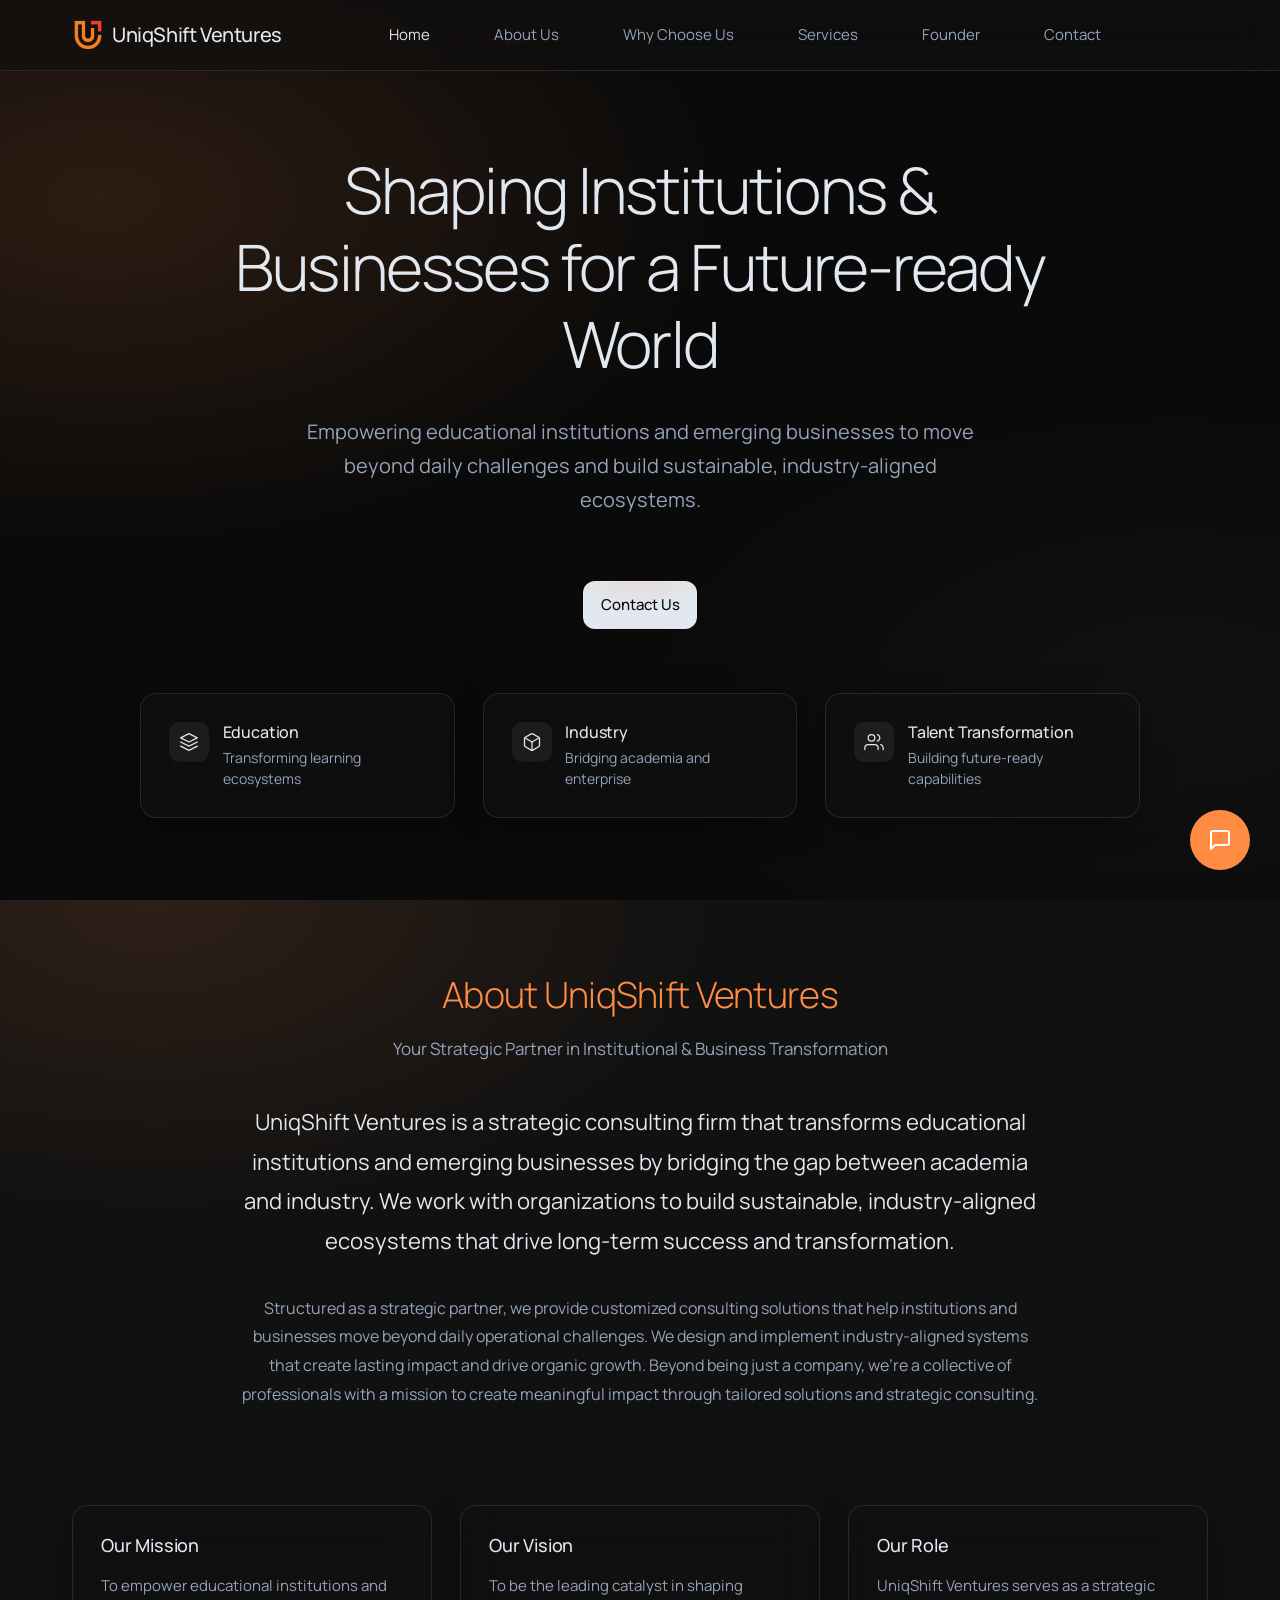
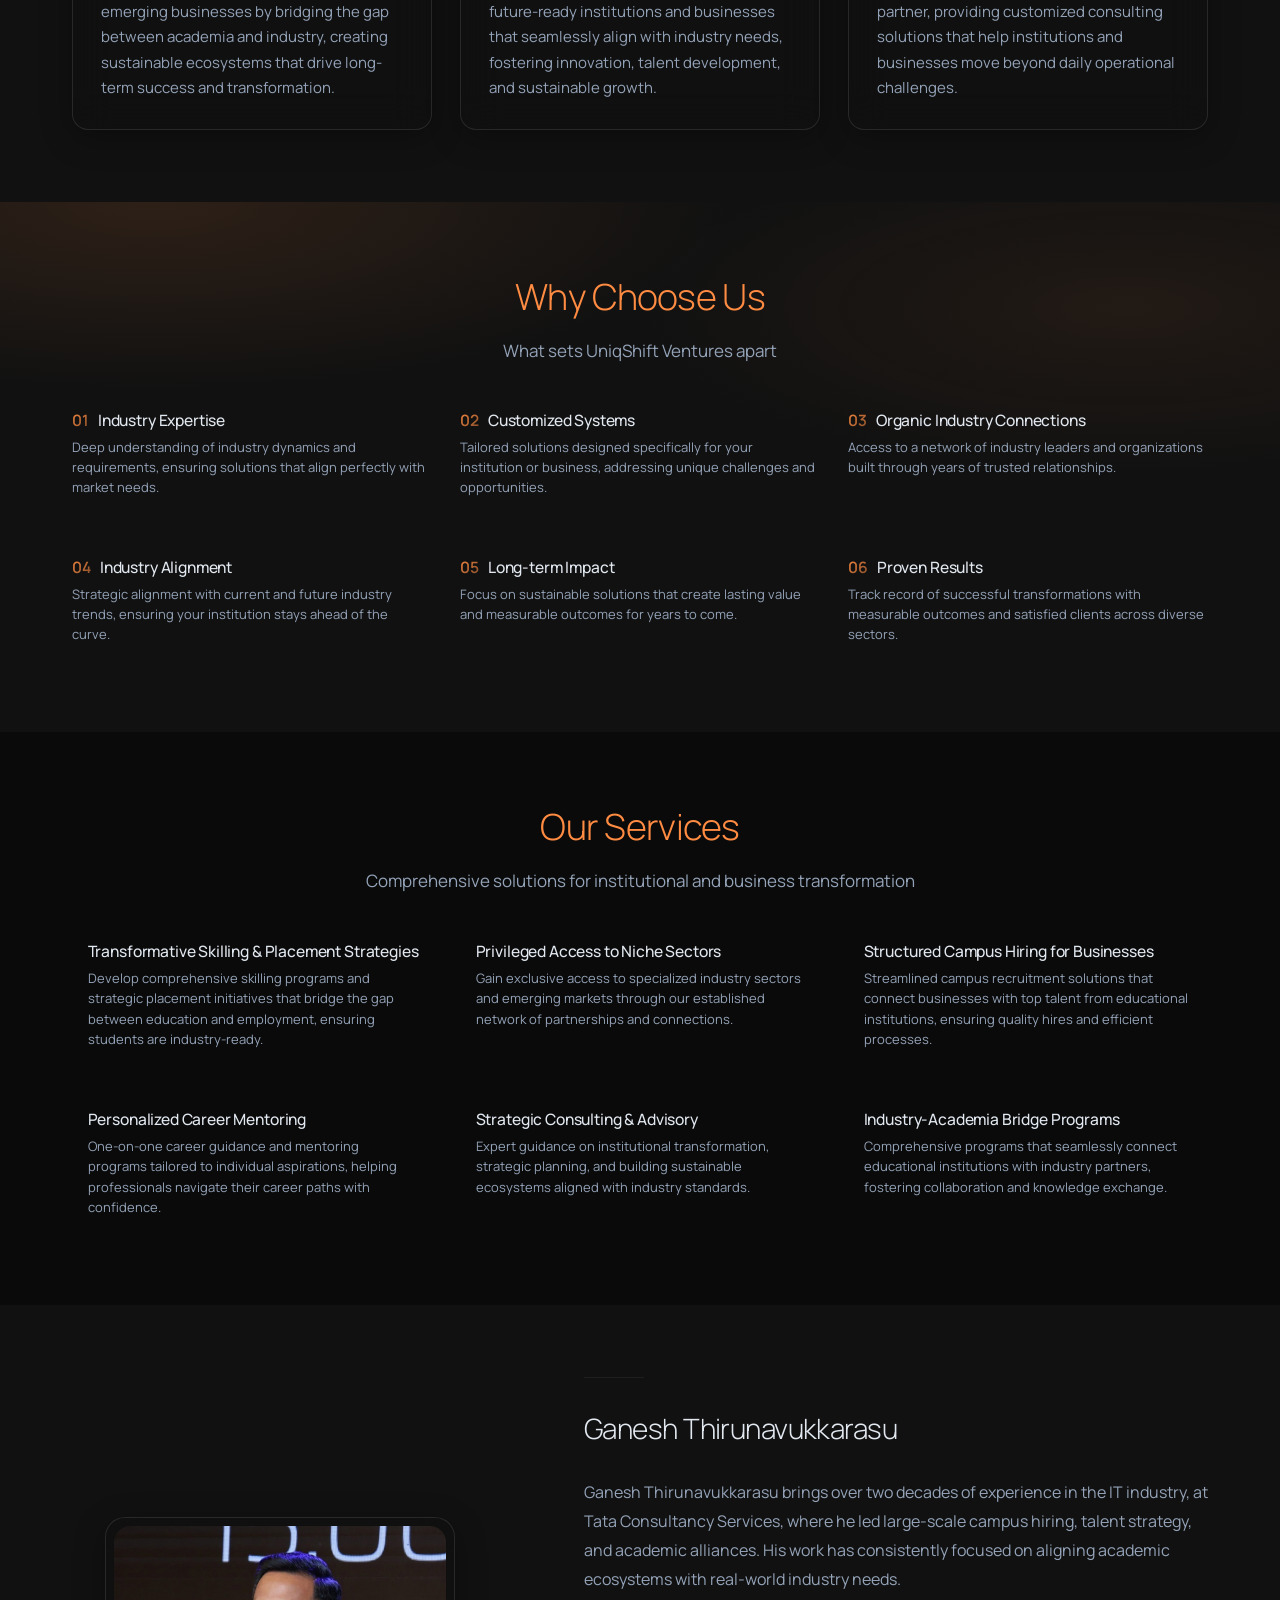
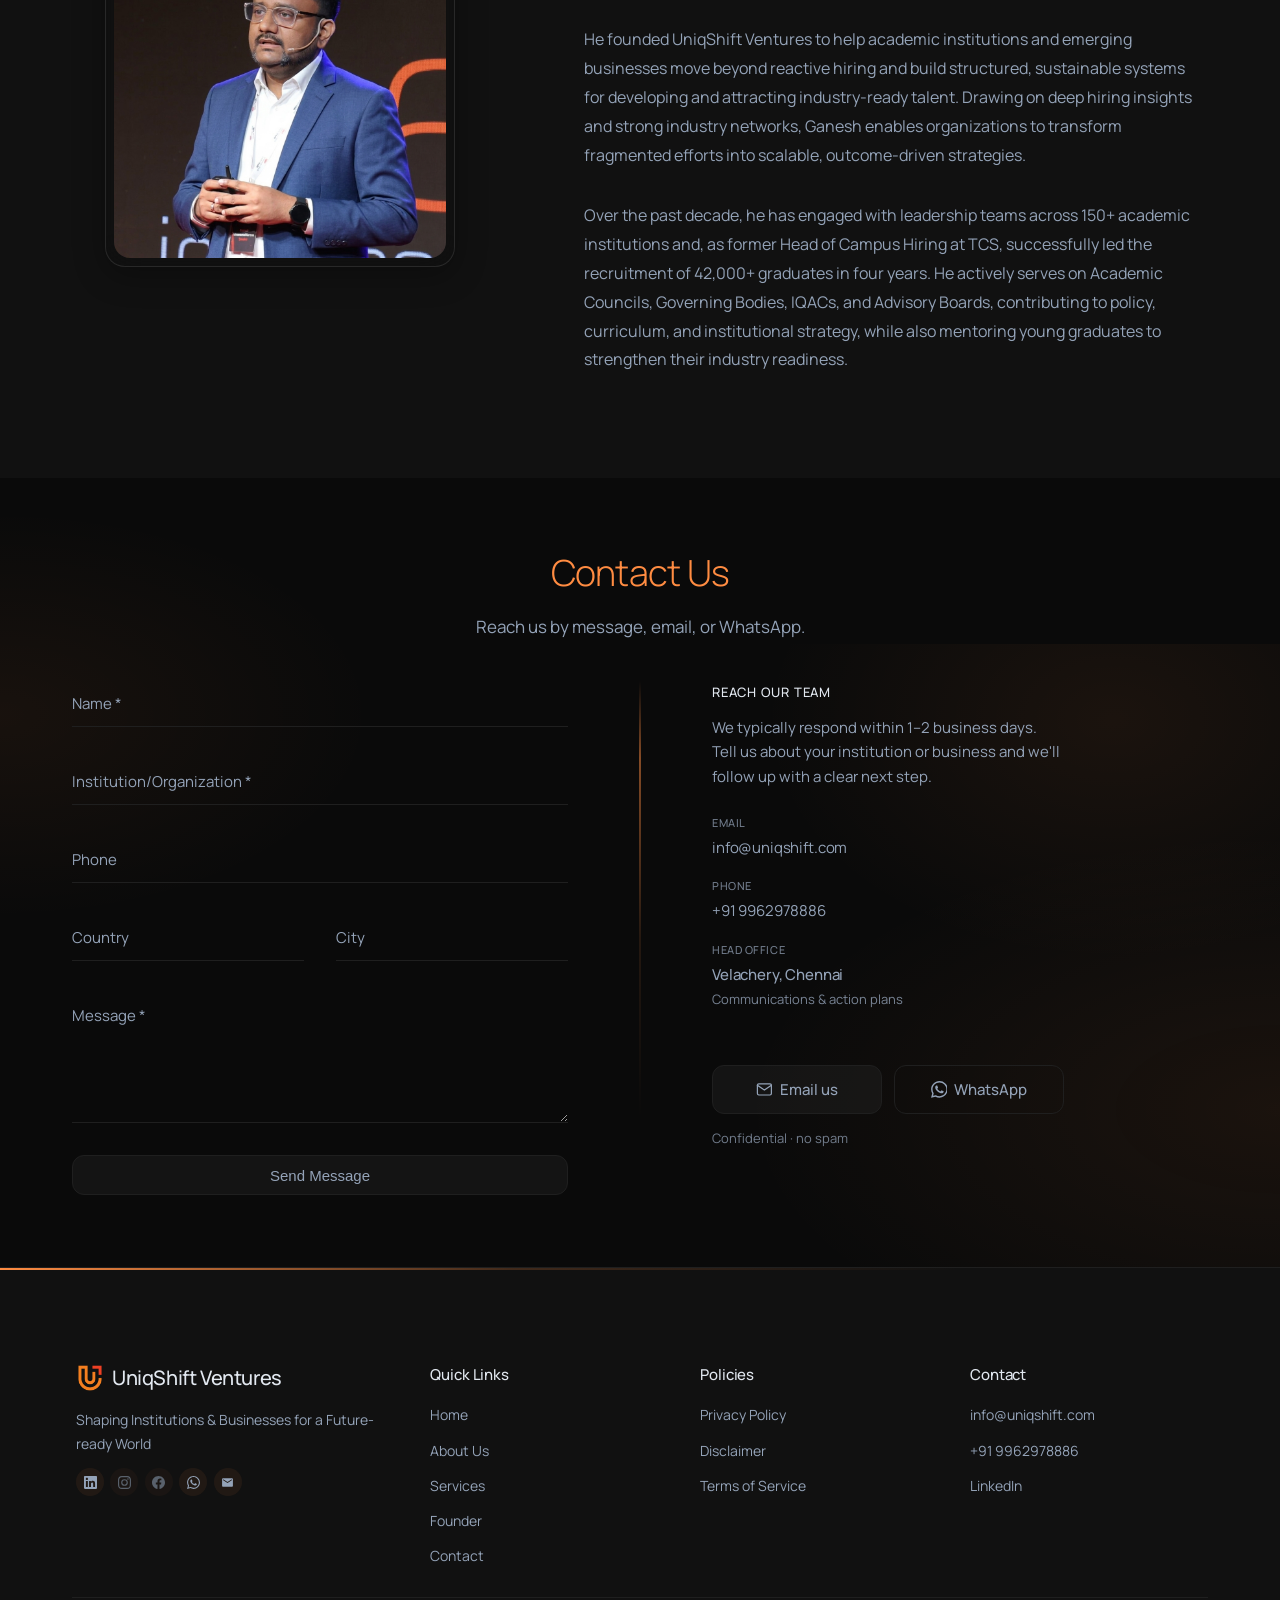
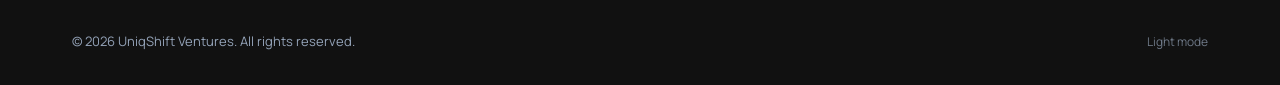
<file: index.html>
<!DOCTYPE html>
<html lang="en">

<head>
    <meta charset="UTF-8">
    <meta name="viewport" content="width=device-width, initial-scale=1.0">
    <meta name="description"
        content="Empowering educational institutions and emerging businesses to move beyond daily challenges and build sustainable, industry-aligned ecosystems.">
    <meta property="og:image" content="https://uniqshift.com/src/metaBgd.jpg">
    <meta property="og:image:alt" content="UniqShift | Engineering Future-Ready Ecosystems">
    <meta property="og:type" content="website">
    <meta property="og:url" content="https://uniqshift.com/">
    <meta property="og:title" content="UniqShift Ventures - Shaping Institutions & Businesses for a Future-ready World">
    <meta property="og:description"
        content="Empowering educational institutions and emerging businesses to move beyond daily challenges and build sustainable, industry-aligned ecosystems.">
    <meta property="og:locale" content="en_US">
    <meta property="og:locale:alternate" content="ta_IN">
    <title>UniqShift Ventures - Shaping Institutions & Businesses for a Future-ready World</title>
    <script>
        (function () {
            var theme = localStorage.getItem('theme') === 'light' ? 'light' : 'dark';
            document.documentElement.setAttribute('data-theme', theme);
        })();
    </script>
    <link rel="preconnect" href="https://fonts.googleapis.com">
    <link rel="preconnect" href="https://fonts.gstatic.com" crossorigin>
    <link href="https://fonts.googleapis.com/css2?family=Manrope:wght@300;400;500;600;700&display=swap"
        rel="stylesheet">
    <link rel="stylesheet" href="styles.css">
    <link rel="icon" type="image/png" href="src/favico.png">
    <link rel="apple-touch-icon" href="src/favico.png">
    <link rel="shortcut icon" href="src/favico.png">
</head>

<body>
    <div class="cursor-glow" aria-hidden="true"></div>

    <!-- Header & Navigation -->
    <header class="header" id="header">
        <nav class="nav container">
            <div class="nav__logo">
                <a href="#home" aria-label="UniqShift Ventures Home" class="nav__logo-link">
                    <img src="src/favico.png" alt="UniqShift Ventures" class="nav__logo-icon">
                    <span>UniqShift Ventures</span>
                </a>
            </div>
            <ul class="nav__menu" id="nav-menu">
                <li class="nav__item">
                    <a href="#home" class="nav__link">Home</a>
                </li>
                <li class="nav__item">
                    <a href="#about" class="nav__link">About Us</a>
                </li>
                <li class="nav__item">
                    <a href="#why-choose-us" class="nav__link">Why Choose Us</a>
                </li>
                <li class="nav__item">
                    <a href="#services" class="nav__link">Services</a>
                </li>
                <li class="nav__item">
                    <a href="#founder" class="nav__link">Founder</a>
                </li>
                <li class="nav__item">
                    <a href="#contact" class="nav__link">Contact</a>
                </li>
            </ul>
            <div class="nav__actions">
                <button class="nav__toggle" id="nav-toggle" type="button" aria-label="Toggle menu"
                    aria-expanded="false" aria-controls="nav-menu">
                    <span></span>
                    <span></span>
                    <span></span>
                </button>
            </div>
        </nav>
    </header>

    <!-- Home (Hero Section) -->
    <main id="main-content">
    <section class="hero" id="home">
        <div class="hero__ambient" aria-hidden="true"></div>
        <div class="container">
            <div class="hero__content">
                <h1 class="hero__title hero-enter" style="--enter-delay: 0.05s">Shaping Institutions & Businesses for a
                    Future-ready World</h1>
                <p class="hero__subtitle hero-enter" style="--enter-delay: 0.18s">Empowering educational
                    institutions and emerging businesses to move beyond daily challenges and build sustainable,
                    industry-aligned ecosystems.</p>
                <div class="hero__actions hero-enter" style="--enter-delay: 0.28s">
                    <a href="#contact" class="btn btn--primary">Contact Us</a>
                </div>
            </div>
            <div class="hero__highlights">
                <div class="hero__highlight hero-enter" style="--enter-delay: 0.32s">
                    <div class="hero__highlight-icon">
                        <svg viewBox="0 0 24 24" fill="none" xmlns="http://www.w3.org/2000/svg" aria-hidden="true">
                            <path d="M12 2L2 7L12 12L22 7L12 2Z" stroke="currentColor" stroke-width="1.5"
                                stroke-linecap="round" stroke-linejoin="round" />
                            <path d="M2 17L12 22L22 17" stroke="currentColor" stroke-width="1.5" stroke-linecap="round"
                                stroke-linejoin="round" />
                            <path d="M2 12L12 17L22 12" stroke="currentColor" stroke-width="1.5" stroke-linecap="round"
                                stroke-linejoin="round" />
                        </svg>
                    </div>
                    <div class="hero__highlight-content">
                        <h3 class="hero__highlight-title">Education</h3>
                        <p class="hero__highlight-text">Transforming learning ecosystems</p>
                    </div>
                </div>
                <div class="hero__highlight hero-enter" style="--enter-delay: 0.44s">
                    <div class="hero__highlight-icon">
                        <svg viewBox="0 0 24 24" fill="none" xmlns="http://www.w3.org/2000/svg" aria-hidden="true">
                            <path
                                d="M21 16V8C20.9996 7.64928 20.9071 7.30481 20.7315 7.00116C20.556 6.69751 20.3037 6.44536 20 6.27L13 2.27C12.696 2.09446 12.3511 2.00205 12 2.00205C11.6489 2.00205 11.304 2.09446 11 2.27L4 6.27C3.69626 6.44536 3.44398 6.69751 3.26846 7.00116C3.09294 7.30481 3.00036 7.64928 3 8V16C3.00036 16.3507 3.09294 16.6952 3.26846 16.9988C3.44398 17.3025 3.69626 17.5546 4 17.73L11 21.73C11.304 21.9055 11.6489 21.9979 12 21.9979C12.3511 21.9979 12.696 21.9055 13 21.73L20 17.73C20.3037 17.5546 20.556 17.3025 20.7315 16.9988C20.9071 16.6952 20.9996 16.3507 21 16Z"
                                stroke="currentColor" stroke-width="1.5" stroke-linecap="round"
                                stroke-linejoin="round" />
                            <path d="M3.27 6.96L12 12.01L20.73 6.96" stroke="currentColor" stroke-width="1.5"
                                stroke-linecap="round" stroke-linejoin="round" />
                            <path d="M12 22.08V12" stroke="currentColor" stroke-width="1.5" stroke-linecap="round"
                                stroke-linejoin="round" />
                        </svg>
                    </div>
                    <div class="hero__highlight-content">
                        <h3 class="hero__highlight-title">Industry</h3>
                        <p class="hero__highlight-text">Bridging academia and enterprise</p>
                    </div>
                </div>
                <div class="hero__highlight hero-enter" style="--enter-delay: 0.56s">
                    <div class="hero__highlight-icon">
                        <svg viewBox="0 0 24 24" fill="none" xmlns="http://www.w3.org/2000/svg" aria-hidden="true">
                            <path
                                d="M17 21V19C17 17.9391 16.5786 16.9217 15.8284 16.1716C15.0783 15.4214 14.0609 15 13 15H5C3.93913 15 2.92172 15.4214 2.17157 16.1716C1.42143 16.9217 1 17.9391 1 19V21"
                                stroke="currentColor" stroke-width="1.5" stroke-linecap="round"
                                stroke-linejoin="round" />
                            <path
                                d="M9 11C11.2091 11 13 9.20914 13 7C13 4.79086 11.2091 3 9 3C6.79086 3 5 4.79086 5 7C5 9.20914 6.79086 11 9 11Z"
                                stroke="currentColor" stroke-width="1.5" stroke-linecap="round"
                                stroke-linejoin="round" />
                            <path
                                d="M23 21V19C22.9993 18.1137 22.7044 17.2528 22.1614 16.5523C21.6184 15.8519 20.8581 15.3516 20 15.13"
                                stroke="currentColor" stroke-width="1.5" stroke-linecap="round"
                                stroke-linejoin="round" />
                            <path
                                d="M16 3.13C16.8604 3.35031 17.623 3.85071 18.1676 4.55232C18.7122 5.25392 19.0078 6.11683 19.0078 7.005C19.0078 7.89318 18.7122 8.75608 18.1676 9.45769C17.623 10.1593 16.8604 10.6597 16 10.88"
                                stroke="currentColor" stroke-width="1.5" stroke-linecap="round"
                                stroke-linejoin="round" />
                        </svg>
                    </div>
                    <div class="hero__highlight-content">
                        <h3 class="hero__highlight-title">Talent Transformation</h3>
                        <p class="hero__highlight-text">Building future-ready capabilities</p>
                    </div>
                </div>
            </div>
        </div>
    </section>

    <!-- About Us -->
    <section class="about" id="about">
        <div class="container">
            <div class="section__header reveal">
                <h2 class="section__title">About UniqShift Ventures</h2>
                <p class="section__subtitle">Your Strategic Partner in Institutional & Business
                    Transformation</p>
            </div>
            <div class="about__content">
                <div class="about__main reveal">
                    <p class="about__lead">UniqShift Ventures is a strategic consulting firm that transforms educational
                        institutions and emerging businesses by bridging the gap between academia and industry. We work
                        with organizations to build sustainable, industry-aligned ecosystems that drive long-term
                        success and transformation.</p>
                    <p class="about__text soft-trim">Structured as a strategic partner, we provide customized consulting
                        solutions that help institutions and businesses move beyond daily operational challenges. We
                        design and implement industry-aligned systems that create lasting impact and drive organic
                        growth. Beyond being just a company, we're a collective of professionals with a mission to
                        create meaningful impact through tailored solutions and strategic consulting.</p>
                </div>
                <div class="about__items">
                    <div class="about__item reveal" style="--reveal-delay: 0.05s">
                        <h3 class="about__item-title">Our Mission</h3>
                        <p class="about__item-text">To empower educational institutions and emerging
                            businesses by bridging the gap between academia and industry, creating sustainable
                            ecosystems that drive long-term success and transformation.</p>
                    </div>
                    <div class="about__item reveal" style="--reveal-delay: 0.12s">
                        <h3 class="about__item-title">Our Vision</h3>
                        <p class="about__item-text">To be the leading catalyst in shaping future-ready
                            institutions and businesses that seamlessly align with industry needs, fostering innovation,
                            talent development, and sustainable growth.</p>
                    </div>
                    <div class="about__item reveal" style="--reveal-delay: 0.19s">
                        <h3 class="about__item-title">Our Role</h3>
                        <p class="about__item-text">UniqShift Ventures serves as a strategic partner,
                            providing customized consulting solutions that help institutions and businesses move beyond
                            daily operational challenges.</p>
                    </div>
                </div>
            </div>
        </div>
    </section>

    <!-- Why Choose Us -->
    <section class="why-choose-us" id="why-choose-us">
        <div class="container">
            <div class="section__header reveal">
                <h2 class="section__title">Why Choose Us</h2>
                <p class="section__subtitle">What sets UniqShift Ventures apart</p>
            </div>
            <div class="features__list">
                <div class="feature__item reveal" style="--reveal-delay: 0.05s">
                    <h3 class="feature__title"><span class="feature__index">01</span> Industry Expertise</h3>
                    <p class="feature__description">Deep understanding of industry dynamics and
                        requirements, ensuring solutions that align perfectly with market needs.</p>
                </div>
                <div class="feature__item reveal" style="--reveal-delay: 0.1s">
                    <h3 class="feature__title"><span class="feature__index">02</span> Customized Systems</h3>
                    <p class="feature__description">Tailored solutions designed specifically for your
                        institution or business, addressing unique challenges and opportunities.</p>
                </div>
                <div class="feature__item reveal" style="--reveal-delay: 0.15s">
                    <h3 class="feature__title"><span class="feature__index">03</span> Organic Industry Connections</h3>
                    <p class="feature__description">Access to a network of industry leaders and
                        organizations built through years of trusted relationships.</p>
                </div>
                <div class="feature__item reveal" style="--reveal-delay: 0.2s">
                    <h3 class="feature__title"><span class="feature__index">04</span> Industry Alignment</h3>
                    <p class="feature__description">Strategic alignment with current and future industry
                        trends, ensuring your institution stays ahead of the curve.</p>
                </div>
                <div class="feature__item reveal" style="--reveal-delay: 0.25s">
                    <h3 class="feature__title"><span class="feature__index">05</span> Long-term Impact</h3>
                    <p class="feature__description">Focus on sustainable solutions that create lasting
                        value and measurable outcomes for years to come.</p>
                </div>
                <div class="feature__item reveal" style="--reveal-delay: 0.3s">
                    <h3 class="feature__title"><span class="feature__index">06</span> Proven Results</h3>
                    <p class="feature__description">Track record of successful transformations with
                        measurable outcomes and satisfied clients across diverse sectors.</p>
                </div>
            </div>
        </div>
    </section>

    <!-- Our Services -->
    <section class="services" id="services">
        <div class="container">
            <div class="section__header reveal">
                <h2 class="section__title">Our Services</h2>
                <p class="section__subtitle">Comprehensive solutions for institutional and business
                    transformation</p>
            </div>
            <div class="services__list">
                <div class="service__item reveal" style="--reveal-delay: 0.05s">
                    <h3 class="service__title">Transformative Skilling & Placement Strategies</h3>
                    <p class="service__description">Develop comprehensive skilling programs and strategic
                        placement initiatives that bridge the gap between education and employment, ensuring students
                        are industry-ready.</p>
                </div>
                <div class="service__item reveal" style="--reveal-delay: 0.1s">
                    <h3 class="service__title">Privileged Access to Niche Sectors</h3>
                    <p class="service__description">Gain exclusive access to specialized industry sectors
                        and emerging markets through our established network of partnerships and connections.</p>
                </div>
                <div class="service__item reveal" style="--reveal-delay: 0.15s">
                    <h3 class="service__title">Structured Campus Hiring for Businesses</h3>
                    <p class="service__description">Streamlined campus recruitment solutions that connect
                        businesses with top talent from educational institutions, ensuring quality hires and efficient
                        processes.</p>
                </div>
                <div class="service__item reveal" style="--reveal-delay: 0.2s">
                    <h3 class="service__title">Personalized Career Mentoring</h3>
                    <p class="service__description">One-on-one career guidance and mentoring programs
                        tailored to individual aspirations, helping professionals navigate their career paths with
                        confidence.</p>
                </div>
                <div class="service__item reveal" style="--reveal-delay: 0.25s">
                    <h3 class="service__title">Strategic Consulting & Advisory</h3>
                    <p class="service__description">Expert guidance on institutional transformation,
                        strategic planning, and building sustainable ecosystems aligned with industry standards.</p>
                </div>
                <div class="service__item reveal" style="--reveal-delay: 0.3s">
                    <h3 class="service__title">Industry-Academia Bridge Programs</h3>
                    <p class="service__description">Comprehensive programs that seamlessly connect
                        educational institutions with industry partners, fostering collaboration and knowledge
                        exchange.</p>
                </div>
            </div>
        </div>
    </section>

    <!-- About the Founder -->
    <section class="founder" id="founder">
        <div class="container">
            <div class="founder__content">
                <div class="founder__image">
                    <div class="founder__image-wrapper reveal">
                        <img src="src/g-dp-tedx.png" alt="Ganesh Thirunavukkarasu, Founder of UniqShift Ventures"
                            class="founder__photo" loading="lazy">
                    </div>
                </div>
                <div class="founder__info reveal" style="--reveal-delay: 0.12s">
                    <div class="founder__divider"></div>
                    <h2 class="founder__name">Ganesh Thirunavukkarasu</h2>
                    <p class="founder__bio">
                        Ganesh Thirunavukkarasu brings over two decades of experience in the IT industry, at Tata
                        Consultancy Services, where he led large-scale campus hiring, talent strategy, and
                        academic alliances. His work has consistently focused on aligning academic ecosystems with
                        real-world industry needs.
                    </p>
                    <p class="founder__bio">
                        He founded UniqShift Ventures to help academic institutions and emerging businesses move beyond
                        reactive hiring and build structured, sustainable systems for developing and attracting
                        industry-ready talent. Drawing on deep hiring insights and strong industry networks, Ganesh
                        enables organizations to transform fragmented efforts into scalable, outcome-driven strategies.
                    </p>
                    <p class="founder__bio soft-trim">
                        Over the past decade, he has engaged with leadership teams across 150+ academic institutions
                        and, as former Head of Campus Hiring at TCS, successfully led the recruitment of 42,000+
                        graduates in four years. He actively serves on Academic Councils, Governing Bodies, IQACs, and
                        Advisory Boards, contributing to policy, curriculum, and institutional strategy, while also
                        mentoring young graduates to strengthen their industry readiness.
                    </p>
                </div>
            </div>
        </div>
    </section>

    <!-- Contact Us -->
    <section class="contact" id="contact">
        <div class="container">
            <div class="section__header reveal">
                <h2 class="section__title">Contact Us</h2>
                <p class="section__subtitle">Reach us by message, email, or WhatsApp.</p>
            </div>
            <div class="contact__content">
                <div class="contact__form-wrapper reveal">
                    <dialog class="contact-dialog" id="contact-dialog" aria-labelledby="contact-dialog-title">
                        <div class="contact-dialog__header">
                            <h3 class="contact-dialog__title" id="contact-dialog-title">Send a message</h3>
                            <button type="button" class="contact-dialog__close" id="contact-dialog-close"
                                aria-label="Close contact form">&times;</button>
                        </div>
                        <form class="contact__form" id="contact-form" novalidate>
                            <!-- Client-side demo submit; wire to backend when available -->
                            <p class="form__error" id="form-error" hidden></p>
                            <div class="form__group">
                                <label class="sr-only" for="name">Name</label>
                                <input type="text" id="name" name="name" class="form__input" placeholder="Name *"
                                    required>
                            </div>
                            <div class="form__group">
                                <label class="sr-only" for="institution">Institution or organization</label>
                                <input type="text" id="institution" name="institution" class="form__input"
                                    placeholder="Institution/Organization *" required>
                            </div>
                            <div class="form__group">
                                <label class="sr-only" for="phone">Phone</label>
                                <input type="tel" id="phone" name="phone" class="form__input" placeholder="Phone">
                            </div>
                            <div class="form__row form-optional">
                                <div class="form__group">
                                    <label class="sr-only" for="country">Country</label>
                                    <input type="text" id="country" name="country" class="form__input"
                                        placeholder="Country">
                                </div>
                                <div class="form__group">
                                    <label class="sr-only" for="city">City</label>
                                    <input type="text" id="city" name="city" class="form__input" placeholder="City">
                                </div>
                            </div>
                            <div class="form__group">
                                <label class="sr-only" for="message">Message</label>
                                <textarea id="message" name="message" class="form__input form__textarea" rows="5"
                                    placeholder="Message *" required></textarea>
                            </div>
                            <button type="submit" class="btn btn--primary btn--full" id="form-submit">Send
                                Message</button>
                        </form>
                    </dialog>
                </div>
                <aside class="contact__info reveal" style="--reveal-delay: 0.1s">
                    <div class="contact__info-inner">
                        <p class="contact__headline">Reach our team</p>
                        <p class="contact__intro">We typically respond within 1–2 business days. Tell us about your institution or business and we'll follow up with a clear next step.</p>
                        <div class="contact__details">
                            <div class="contact__detail">
                                <span class="contact__label">Email</span>
                                <p class="contact__value">info@uniqshift.com</p>
                            </div>
                            <div class="contact__detail">
                                <span class="contact__label">Phone</span>
                                <p class="contact__value">+91 9962978886</p>
                            </div>
                            <div class="contact__detail contact__detail--anchor">
                                <span class="contact__label">Head Office</span>
                                <p class="contact__value">Velachery, Chennai</p>
                                <p class="contact__sublabel">Communications &amp; action plans</p>
                            </div>
                        </div>
                        <div class="contact__actions">
                            <button type="button" class="btn btn--primary contact__open-btn" id="contact-open-btn">
                                Send a message
                            </button>
                            <a href="mailto:info@uniqshift.com" class="btn btn--primary contact__channel-btn">
                                <svg class="contact__channel-icon" viewBox="0 0 24 24" fill="none" aria-hidden="true"
                                    xmlns="http://www.w3.org/2000/svg">
                                    <path
                                        d="M4 4H20C21.1 4 22 4.9 22 6V18C22 19.1 21.1 20 20 20H4C2.9 20 2 19.1 2 18V6C2 4.9 2.9 4 4 4Z"
                                        stroke="currentColor" stroke-width="1.75" stroke-linecap="round"
                                        stroke-linejoin="round" />
                                    <path d="M22 6L12 13L2 6" stroke="currentColor" stroke-width="1.75"
                                        stroke-linecap="round" stroke-linejoin="round" />
                                </svg>
                                Email us
                            </a>
                            <a href="https://wa.me/919962978886" class="btn btn--ghost contact__channel-btn"
                                target="_blank" rel="noopener noreferrer">
                                <svg class="contact__channel-icon" viewBox="0 0 24 24" fill="currentColor"
                                    aria-hidden="true" xmlns="http://www.w3.org/2000/svg">
                                    <path
                                        d="M17.472 14.382c-.297-.149-1.758-.867-2.03-.967-.273-.099-.471-.148-.67.15-.197.297-.767.966-.94 1.164-.173.199-.347.223-.644.075-.297-.15-1.255-.463-2.39-1.475-.883-.788-1.48-1.761-1.653-2.059-.173-.297-.018-.458.13-.606.134-.133.298-.347.446-.52.149-.174.198-.298.298-.497.099-.198.05-.371-.025-.52-.075-.149-.669-1.612-.916-2.207-.242-.579-.487-.5-.669-.51-.173-.008-.371-.01-.57-.01-.198 0-.52.074-.792.372-.272.297-1.04 1.016-1.04 2.479 0 1.462 1.065 2.875 1.213 3.074.149.198 2.096 3.2 5.077 4.487.709.306 1.262.489 1.694.625.712.227 1.36.195 1.871.118.571-.085 1.758-.719 2.006-1.413.248-.694.248-1.289.173-1.413-.074-.124-.272-.198-.57-.347m-5.421 7.403h-.004a9.87 9.87 0 01-5.031-1.378l-.361-.214-3.741.982.998-3.648-.235-.374a9.86 9.86 0 01-1.51-5.26c.001-5.45 4.436-9.884 9.888-9.884 2.64 0 5.122 1.03 6.988 2.898a9.825 9.825 0 012.893 6.994c-.003 5.45-4.435 9.884-9.885 9.884m8.413-18.297A11.815 11.815 0 0012.05 0C5.495 0 .16 5.335.157 11.892c0 2.096.547 4.142 1.588 5.945L.057 24l6.305-1.654a11.882 11.882 0 005.683 1.448h.005c6.554 0 11.89-5.335 11.893-11.893a11.821 11.821 0 00-3.48-8.413z" />
                                </svg>
                                WhatsApp
                            </a>
                        </div>
                        <p class="contact__trust">Confidential · no spam</p>
                    </div>
                </aside>
            </div>
        </div>
    </section>

    </main>

    <!-- Footer -->
    <footer class="footer">
        <div class="container">
            <div class="footer__content">
                <div class="footer__brand">
                    <div class="footer__logo-wrapper">
                        <img src="src/favico.png" alt="UniqShift Ventures" class="footer__logo-icon">
                        <h3 class="footer__logo">UniqShift Ventures</h3>
                    </div>
                    <p class="footer__tagline">Shaping Institutions & Businesses for a Future-ready World</p>
                    <nav class="footer__social" aria-label="Social media">
                        <a href="https://www.linkedin.com/company/uniqshift/" class="footer__social-link" target="_blank"
                            rel="noopener noreferrer" aria-label="LinkedIn">
                            <svg viewBox="0 0 24 24" fill="currentColor" xmlns="http://www.w3.org/2000/svg" aria-hidden="true">
                                <path
                                    d="M20.447 20.452h-3.554v-5.569c0-1.328-.027-3.037-1.852-3.037-1.853 0-2.136 1.445-2.136 2.939v5.667H9.351V9h3.414v1.561h.046c.477-.9 1.637-1.85 3.37-1.85 3.601 0 4.267 2.37 4.267 5.455v6.286zM5.337 7.433c-1.144 0-2.063-.926-2.063-2.065 0-1.138.92-2.063 2.063-2.063 1.14 0 2.064.925 2.064 2.063 0 1.139-.925 2.065-2.064 2.065zm1.782 13.019H3.555V9h3.564v11.452zM22.225 0H1.771C.792 0 0 .774 0 1.729v20.542C0 23.227.792 24 1.771 24h20.451C23.2 24 24 23.227 24 22.271V1.729C24 .774 23.2 0 22.222 0h.003z" />
                            </svg>
                        </a>
                        <span class="footer__social-link footer__social-link--placeholder" role="img"
                            aria-label="Instagram (coming soon)">
                            <svg viewBox="0 0 24 24" fill="currentColor" xmlns="http://www.w3.org/2000/svg" aria-hidden="true">
                                <path
                                    d="M12 2.163c3.204 0 3.584.012 4.85.07 3.252.148 4.771 1.691 4.919 4.919.058 1.265.069 1.645.069 4.849 0 3.205-.012 3.584-.069 4.849-.149 3.225-1.664 4.771-4.919 4.919-1.266.058-1.644.07-4.85.07-3.204 0-3.584-.012-4.849-.07-3.26-.149-4.771-1.699-4.919-4.92-.058-1.265-.07-1.644-.07-4.849 0-3.204.013-3.583.07-4.849.149-3.227 1.664-4.771 4.919-4.919 1.266-.057 1.645-.069 4.849-.069zM12 0C8.741 0 8.333.014 7.053.072 2.695.272.273 2.69.073 7.052.014 8.333 0 8.741 0 12c0 3.259.014 3.668.072 4.948.2 4.358 2.618 6.78 6.98 6.98C8.333 23.986 8.741 24 12 24c3.259 0 3.668-.014 4.948-.072 4.354-.2 6.782-2.618 6.979-6.98.059-1.28.073-1.689.073-4.948 0-3.259-.014-3.667-.072-4.947-.196-4.354-2.617-6.78-6.979-6.98C15.668.014 15.259 0 12 0zm0 5.838a6.162 6.162 0 100 12.324 6.162 6.162 0 000-12.324zM12 16a4 4 0 110-8 4 4 0 010 8zm6.406-11.845a1.44 1.44 0 100 2.881 1.44 1.44 0 000-2.881z" />
                            </svg>
                        </span>
                        <span class="footer__social-link footer__social-link--placeholder" role="img"
                            aria-label="Facebook (coming soon)">
                            <svg viewBox="0 0 24 24" fill="currentColor" xmlns="http://www.w3.org/2000/svg" aria-hidden="true">
                                <path
                                    d="M24 12.073c0-6.627-5.373-12-12-12s-12 5.373-12 12c0 5.99 4.388 10.954 10.125 11.854v-8.385H7.078v-3.47h3.047V9.43c0-3.007 1.792-4.669 4.533-4.669 1.312 0 2.686.235 2.686.235v2.953H15.83c-1.491 0-1.956.925-1.956 1.874v2.25h3.328l-.532 3.47h-2.796v8.385C19.612 23.027 24 18.062 24 12.073z" />
                            </svg>
                        </span>
                        <a href="https://wa.me/919962978886" class="footer__social-link" target="_blank"
                            rel="noopener noreferrer" aria-label="WhatsApp">
                            <svg viewBox="0 0 24 24" fill="currentColor" xmlns="http://www.w3.org/2000/svg" aria-hidden="true">
                                <path
                                    d="M17.472 14.382c-.297-.149-1.758-.867-2.03-.967-.273-.099-.471-.148-.67.15-.197.297-.767.966-.94 1.164-.173.199-.347.223-.644.075-.297-.15-1.255-.463-2.39-1.475-.883-.788-1.48-1.761-1.653-2.059-.173-.297-.018-.458.13-.606.134-.133.298-.347.446-.52.149-.174.198-.298.298-.497.099-.198.05-.371-.025-.52-.075-.149-.669-1.612-.916-2.207-.242-.579-.487-.5-.669-.51a12.8 12.8 0 00-.57-.01c-.198 0-.52.074-.792.372-.272.297-1.04 1.016-1.04 2.479 0 1.462 1.065 2.875 1.213 3.074.149.198 2.096 3.2 5.077 4.487.709.306 1.262.489 1.694.625.712.227 1.36.195 1.871.118.571-.085 1.758-.719 2.006-1.413.248-.694.248-1.289.173-1.413-.074-.124-.272-.198-.57-.347m-5.421 7.403h-.004a9.87 9.87 0 01-5.031-1.378l-.361-.214-3.741.982.998-3.648-.235-.374a9.86 9.86 0 01-1.51-5.26c.001-5.45 4.436-9.884 9.888-9.884 2.64 0 5.122 1.03 6.988 2.898a9.825 9.825 0 012.893 6.994c-.003 5.45-4.437 9.884-9.885 9.884m8.413-18.297A11.815 11.815 0 0012.05 0C5.495 0 .16 5.335.157 11.892c0 2.096.547 4.142 1.588 5.945L.057 24l6.305-1.654a11.882 11.882 0 005.683 1.448h.005c6.554 0 11.89-5.335 11.893-11.893a11.821 11.821 0 00-3.48-8.413z" />
                            </svg>
                        </a>
                        <a href="mailto:info@uniqshift.com" class="footer__social-link" aria-label="Email">
                            <svg viewBox="0 0 24 24" fill="currentColor" xmlns="http://www.w3.org/2000/svg" aria-hidden="true">
                                <path
                                    d="M20 4H4c-1.1 0-2 .9-2 2v12c0 1.1.9 2 2 2h16c1.1 0 2-.9 2-2V6c0-1.1-.9-2-2-2zm0 4l-8 5-8-5V6l8 5 8-5v2z" />
                            </svg>
                        </a>
                    </nav>
                </div>
                <div class="footer__links footer__accordion">
                    <button type="button" class="footer__accordion-btn" aria-expanded="false"
                        aria-controls="footer-quick-links" id="footer-quick-toggle">
                        Quick Links
                        <span class="footer__accordion-icon" aria-hidden="true"></span>
                    </button>
                    <div class="footer__accordion-panel" id="footer-quick-links">
                        <ul class="footer__menu">
                            <li><a href="#home">Home</a></li>
                            <li><a href="#about">About Us</a></li>
                            <li><a href="#services">Services</a></li>
                            <li><a href="#founder">Founder</a></li>
                            <li><a href="#contact">Contact</a></li>
                        </ul>
                    </div>
                </div>
                <div class="footer__links footer__policies footer__accordion">
                    <button type="button" class="footer__accordion-btn" aria-expanded="false"
                        aria-controls="footer-policies" id="footer-policies-toggle">
                        Policies
                        <span class="footer__accordion-icon" aria-hidden="true"></span>
                    </button>
                    <div class="footer__accordion-panel" id="footer-policies">
                        <ul class="footer__menu">
                            <li><a href="policies/privacy-policy.pdf" target="_blank" rel="noopener noreferrer">Privacy
                                    Policy</a></li>
                            <li><a href="policies/disclaimer.pdf" target="_blank"
                                    rel="noopener noreferrer">Disclaimer</a></li>
                            <li><a href="policies/terms-of-service.pdf" target="_blank"
                                    rel="noopener noreferrer">Terms of Service</a></li>
                        </ul>
                    </div>
                </div>
                <div class="footer__contact footer__accordion">
                    <button type="button" class="footer__accordion-btn" aria-expanded="false"
                        aria-controls="footer-contact" id="footer-contact-toggle">
                        Contact
                        <span class="footer__accordion-icon" aria-hidden="true"></span>
                    </button>
                    <div class="footer__accordion-panel" id="footer-contact">
                        <p><a href="mailto:info@uniqshift.com">info@uniqshift.com</a></p>
                        <p><a href="tel:+919962978886">+91 9962978886</a></p>
                        <p><a href="https://www.linkedin.com/company/uniqshift/" target="_blank"
                                rel="noopener noreferrer">LinkedIn</a></p>
                    </div>
                </div>
            </div>
            <div class="footer__bottom">
                <p>&copy; <span id="footer-year">2026</span> UniqShift Ventures. All rights reserved.</p>
                <div class="footer__bottom-actions">
                    <button type="button" class="footer__theme-btn" id="theme-toggle" aria-label="Switch to light mode">
                        Light mode
                    </button>
                </div>
            </div>
        </div>
    </footer>

    <!-- Floating Contact Button -->
    <div class="floating-contact" id="floating-contact">
        <div class="floating-contact__menu" id="floating-contact-menu">
            <a href="https://www.linkedin.com/company/uniqshift/"
                class="floating-contact__link floating-contact__link--linkedin" target="_blank"
                rel="noopener noreferrer" aria-label="LinkedIn">
                <svg viewBox="0 0 24 24" fill="currentColor" xmlns="http://www.w3.org/2000/svg" aria-hidden="true">
                    <path
                        d="M20.447 20.452h-3.554v-5.569c0-1.328-.027-3.037-1.852-3.037-1.853 0-2.136 1.445-2.136 2.939v5.667H9.351V9h3.414v1.561h.046c.477-.9 1.637-1.85 3.37-1.85 3.601 0 4.267 2.37 4.267 5.455v6.286zM5.337 7.433c-1.144 0-2.063-.926-2.063-2.065 0-1.138.92-2.063 2.063-2.063 1.14 0 2.064.925 2.064 2.063 0 1.139-.925 2.065-2.064 2.065zm1.782 13.019H3.555V9h3.564v11.452zM22.225 0H1.771C.792 0 0 .774 0 1.729v20.542C0 23.227.792 24 1.771 24h20.451C23.2 24 24 23.227 24 22.271V1.729C24 .774 23.2 0 22.222 0h.003z" />
                </svg>
            </a>
            <a href="https://wa.me/919962978886" class="floating-contact__link floating-contact__link--whatsapp"
                target="_blank" rel="noopener noreferrer" aria-label="WhatsApp">
                <svg viewBox="0 0 24 24" fill="currentColor" xmlns="http://www.w3.org/2000/svg" aria-hidden="true">
                    <path
                        d="M17.472 14.382c-.297-.149-1.758-.867-2.03-.967-.273-.099-.471-.148-.67.15-.197.297-.767.966-.94 1.164-.173.199-.347.223-.644.075-.297-.15-1.255-.463-2.39-1.475-.883-.788-1.48-1.761-1.653-2.059-.173-.297-.018-.458.13-.606.134-.133.298-.347.446-.52.149-.174.198-.298.298-.497.099-.198.05-.371-.025-.52-.075-.149-.669-1.612-.916-2.207-.242-.579-.487-.5-.669-.51a12.8 12.8 0 00-.57-.01c-.198 0-.52.074-.792.372-.272.297-1.04 1.016-1.04 2.479 0 1.462 1.065 2.875 1.213 3.074.149.198 2.096 3.2 5.077 4.487.709.306 1.262.489 1.694.625.712.227 1.36.195 1.871.118.571-.085 1.758-.719 2.006-1.413.248-.694.248-1.289.173-1.413-.074-.124-.272-.198-.57-.347m-5.421 7.403h-.004a9.87 9.87 0 01-5.031-1.378l-.361-.214-3.741.982.998-3.648-.235-.374a9.86 9.86 0 01-1.51-5.26c.001-5.45 4.436-9.884 9.888-9.884 2.64 0 5.122 1.03 6.988 2.898a9.825 9.825 0 012.893 6.994c-.003 5.45-4.437 9.884-9.885 9.884m8.413-18.297A11.815 11.815 0 0012.05 0C5.495 0 .16 5.335.157 11.892c0 2.096.547 4.142 1.588 5.945L.057 24l6.305-1.654a11.882 11.882 0 005.683 1.448h.005c6.554 0 11.89-5.335 11.893-11.893a11.821 11.821 0 00-3.48-8.413z" />
                </svg>
            </a>
        </div>
        <button class="floating-contact__btn" id="floating-contact-btn" aria-label="Contact Options"
            aria-expanded="false" aria-controls="floating-contact-menu">
            <svg class="floating-contact__icon floating-contact__icon--main" width="24" height="24" viewBox="0 0 24 24"
                fill="none" xmlns="http://www.w3.org/2000/svg" aria-hidden="true">
                <path d="M21 15a2 2 0 01-2 2H7l-4 4V5a2 2 0 012-2h14a2 2 0 012 2v10z" stroke="currentColor"
                    stroke-width="2" stroke-linecap="round" stroke-linejoin="round" />
            </svg>
            <svg class="floating-contact__icon floating-contact__icon--close" width="24" height="24" viewBox="0 0 24 24"
                fill="none" xmlns="http://www.w3.org/2000/svg" aria-hidden="true">
                <path d="M18 6L6 18M6 6l12 12" stroke="currentColor" stroke-width="2" stroke-linecap="round"
                    stroke-linejoin="round" />
            </svg>
            <span class="floating-contact__tooltip">Connect with us</span>
        </button>
    </div>

    <script src="script.js"></script>
</body>

</html>
</file>
<file: styles.css>
/* ===== CSS Variables ===== */
:root {
    --color-primary: #F36C21;
    --color-secondary: #1a1f3a;
    --color-text: #1a1f3a;
    --color-text-light: #64748b;
    --color-bg: #ffffff;
    --color-bg-alt: #fafafa;
    --color-border: #e5e7eb;
    --font-primary: 'Manrope', -apple-system, BlinkMacSystemFont, 'Segoe UI', sans-serif;
    --font-weight-light: 300;
    --font-weight-regular: 400;
    --font-weight-medium: 500;
    --font-weight-semibold: 600;
    --ease-out: cubic-bezier(0.4, 0, 0.2, 1);
    --duration-fast: 0.2s;
    --duration-normal: 0.35s;
    --duration-slow: 0.6s;
    --transition: all var(--duration-normal) var(--ease-out);
    --phi: 1.618;
    --ui-scale: 1;
    --section-y: calc(4.5rem * var(--ui-scale));
    --btn-font: calc(0.9375rem * (0.72 + 0.28 * var(--ui-scale)));
    --btn-pad-y: calc(0.7em * var(--ui-scale));
    --btn-pad-x: calc(var(--btn-pad-y) * var(--phi));
    --icon-sm: calc(28px * var(--ui-scale));
    --icon-md: calc(40px * var(--ui-scale));
    --icon-lg: calc(48px * var(--ui-scale));
    --card-pad: calc(1.25rem * var(--ui-scale) + 0.5rem);
    --gap-md: calc(1.25rem * var(--ui-scale) + 0.5rem);
    --fab-size: calc(60px * (0.75 + 0.25 * var(--ui-scale)));
    --header-h: 70px;
    --spacing-xs: 0.5rem;
    --spacing-sm: 1rem;
    --spacing-md: 2rem;
    --spacing-lg: 4rem;
    --spacing-xl: 6rem;
    --glass-bg: rgba(255, 255, 255, 0.7);
    --glass-border: rgba(255, 255, 255, 0.2);
    --glass-shadow: 0 8px 32px 0 rgba(31, 38, 135, 0.1);
    --cursor-x: 50%;
    --cursor-y: 50%;
    --cursor-glow: rgba(243, 108, 33, 0.12);
    --accent-soft: rgba(243, 108, 33, 0.12);
    --accent-softer: rgba(243, 108, 33, 0.06);
    --accent-glow: rgba(243, 108, 33, 0.22);
    --accent-wash: radial-gradient(ellipse 70% 55% at 12% 0%, rgba(243, 108, 33, 0.1), transparent 65%);
}

[data-theme="dark"] {
    --color-primary: #ff8c42;
    --color-secondary: #e2e8f0;
    --color-text: #e2e8f0;
    --color-text-light: #94a3b8;
    --color-bg: #0a0a0a;
    --color-bg-alt: #111111;
    --color-border: #1f1f1f;
    --glass-bg: rgba(17, 17, 17, 0.7);
    --glass-border: rgba(255, 255, 255, 0.1);
    --glass-shadow: 0 8px 32px 0 rgba(0, 0, 0, 0.3);
    --cursor-glow: rgba(255, 140, 66, 0.14);
    --accent-soft: rgba(255, 140, 66, 0.14);
    --accent-softer: rgba(255, 140, 66, 0.07);
    --accent-glow: rgba(255, 140, 66, 0.28);
    --accent-wash: radial-gradient(ellipse 70% 55% at 12% 0%, rgba(255, 140, 66, 0.12), transparent 65%);
}

/* ===== Reset & Base ===== */
* {
    margin: 0;
    padding: 0;
    box-sizing: border-box;
}

html {
    scroll-behavior: smooth;
    scroll-padding-top: var(--header-h);
}

body {
    font-family: var(--font-primary);
    font-size: 16px;
    font-weight: var(--font-weight-regular);
    line-height: 1.7;
    color: var(--color-text);
    background-color: var(--color-bg);
    overflow-x: hidden;
    -webkit-font-smoothing: antialiased;
    -moz-osx-font-smoothing: grayscale;
    transition: background-color var(--duration-normal) ease, color var(--duration-normal) ease;
    position: relative;
}

.container {
    max-width: 1200px;
    margin: 0 auto;
    padding: 0 var(--spacing-md);
}

.sr-only {
    position: absolute;
    width: 1px;
    height: 1px;
    padding: 0;
    margin: -1px;
    overflow: hidden;
    clip: rect(0, 0, 0, 0);
    white-space: nowrap;
    border: 0;
}

/* Shared glass surface (visual values unchanged) */
.hero__highlight,
.about__item,
.founder__image-wrapper,
.floating-contact__link {
    background: var(--glass-bg);
    backdrop-filter: blur(20px) saturate(180%);
    -webkit-backdrop-filter: blur(20px) saturate(180%);
    border: 1px solid var(--glass-border);
    box-shadow: var(--glass-shadow);
}

/* ===== Cursor glow (desktop) ===== */
.cursor-glow {
    display: none;
    pointer-events: none;
    position: fixed;
    inset: 0;
    z-index: 1;
    opacity: 0;
    transition: opacity 0.4s ease;
    background: radial-gradient(
        500px circle at var(--cursor-x) var(--cursor-y),
        var(--cursor-glow),
        transparent 65%
    );
}

@media (hover: hover) and (pointer: fine) {
    .cursor-glow {
        display: block;
    }

    body.has-cursor-glow .cursor-glow {
        opacity: 1;
    }
}

/* ===== Typography ===== */
h1, h2, h3, h4, h5, h6 {
    font-weight: var(--font-weight-medium);
    line-height: 1.3;
    color: var(--color-text);
    letter-spacing: -0.01em;
}

h1 {
    font-size: clamp(2rem, 5vw, 3.5rem);
    font-weight: var(--font-weight-light);
}

h2 {
    font-size: clamp(1.5rem, 4vw, 2.25rem);
    font-weight: var(--font-weight-light);
}

h3 {
    font-size: clamp(1.125rem, 2.5vw, 1.5rem);
    font-weight: var(--font-weight-medium);
}

a {
    text-decoration: none;
    color: inherit;
    transition: var(--transition);
}

/* ===== Reveal system ===== */
.reveal {
    opacity: 0;
    transform: translateY(24px);
    transition:
        opacity var(--duration-slow) var(--ease-out),
        transform var(--duration-slow) var(--ease-out);
    transition-delay: var(--reveal-delay, 0s);
}

.reveal.is-visible {
    opacity: 1;
    transform: translateY(0);
}

.hero-enter {
    opacity: 0;
    transform: translateY(20px);
    animation: fadeInUp 0.8s var(--ease-out) forwards;
    animation-delay: var(--enter-delay, 0s);
}

/* ===== Header & Navigation ===== */
.header {
    position: fixed;
    top: 0;
    left: 0;
    width: 100%;
    background: var(--glass-bg);
    backdrop-filter: blur(20px) saturate(180%);
    -webkit-backdrop-filter: blur(20px) saturate(180%);
    border-bottom: 1px solid var(--glass-border);
    z-index: 1000;
    transition: box-shadow var(--duration-normal) var(--ease-out), background var(--duration-normal) ease;
    box-shadow: 0 2px 8px rgba(0, 0, 0, 0.05);
}

.header--scrolled {
    box-shadow: 0 4px 16px rgba(0, 0, 0, 0.12);
}

[data-theme="dark"] .header--scrolled {
    box-shadow: 0 4px 20px rgba(0, 0, 0, 0.4);
}

.nav {
    display: flex;
    justify-content: space-between;
    align-items: center;
    padding: var(--spacing-sm) var(--spacing-md);
    height: var(--header-h);
}

.nav__logo-link {
    display: flex;
    align-items: center;
    gap: var(--spacing-xs);
    font-size: 1.25rem;
    font-weight: var(--font-weight-medium);
    color: var(--color-text);
    letter-spacing: -0.02em;
    text-decoration: none;
    transition: var(--transition);
    position: relative;
    z-index: 2;
}

.nav__logo-link:hover {
    opacity: 0.8;
}

.nav__logo-icon {
    width: 32px;
    height: 32px;
    object-fit: contain;
    flex-shrink: 0;
}

.nav__menu {
    display: flex;
    list-style: none;
    gap: var(--spacing-lg);
    position: relative;
    z-index: 2;
}

.nav__link {
    font-weight: var(--font-weight-regular);
    color: var(--color-text-light);
    font-size: 0.9375rem;
    transition: var(--transition);
}

.nav__link:hover,
.nav__link--active {
    color: var(--color-text);
}

.nav__actions {
    display: flex;
    align-items: center;
    gap: var(--spacing-md);
    position: relative;
    z-index: 2;
}

.nav__toggle {
    display: none;
    flex-direction: column;
    justify-content: center;
    cursor: pointer;
    gap: 5px;
    background: none;
    border: none;
    padding: 4px;
    width: 32px;
    height: 32px;
}

.nav__toggle span {
    display: block;
    width: 22px;
    height: 1.5px;
    background-color: var(--color-text);
    border-radius: 2px;
    transition: transform var(--duration-normal) var(--ease-out), opacity var(--duration-fast) ease;
    transform-origin: center;
}

.nav__toggle.active span:nth-child(1) {
    transform: translateY(6.5px) rotate(45deg);
}

.nav__toggle.active span:nth-child(2) {
    opacity: 0;
}

.nav__toggle.active span:nth-child(3) {
    transform: translateY(-6.5px) rotate(-45deg);
}

/* ===== Buttons ===== */
.btn {
    display: inline-block;
    padding: var(--btn-pad-y) var(--btn-pad-x);
    font-weight: var(--font-weight-medium);
    font-size: var(--btn-font);
    border-radius: calc(10px * var(--ui-scale) + 2px);
    transition: var(--transition);
    cursor: pointer;
    text-align: center;
    background: var(--color-text);
    color: var(--color-bg);
    border: 1px solid transparent;
}

.btn--primary {
    background:
        radial-gradient(ellipse 120% 100% at 50% 0%, var(--accent-soft), transparent 55%),
        var(--color-text);
}

.btn--primary:hover {
    opacity: 0.95;
    transform: translateY(-2px);
    box-shadow: 0 8px 28px var(--accent-glow);
}

.btn--ghost {
    background: transparent;
    color: var(--color-text);
    border-color: var(--color-border);
}

.btn--ghost:hover {
    border-color: var(--color-primary);
    color: var(--color-primary);
    box-shadow: 0 6px 20px var(--accent-softer);
    transform: translateY(-2px);
}

.btn--primary:disabled,
.btn--success {
    cursor: default;
    transform: none;
}

.btn--success {
    background: #2e7d32;
    color: #fff;
    opacity: 1;
}

.btn--full {
    width: 100%;
}

/* ===== Hero ===== */
.hero {
    min-height: 100vh;
    display: flex;
    flex-direction: column;
    justify-content: center;
    padding: calc(var(--header-h) + var(--section-y)) var(--spacing-md) var(--section-y);
    position: relative;
    background-color: var(--color-bg);
    overflow: hidden;
    z-index: 2;
}

.hero__ambient {
    position: absolute;
    inset: -20%;
    z-index: 0;
    pointer-events: none;
    background:
        radial-gradient(ellipse 50% 40% at 20% 30%, rgba(243, 108, 33, 0.12), transparent 70%),
        radial-gradient(ellipse 45% 35% at 80% 70%, rgba(26, 31, 58, 0.1), transparent 70%);
    animation: ambientDrift 18s ease-in-out infinite alternate;
}

[data-theme="dark"] .hero__ambient {
    background:
        radial-gradient(ellipse 50% 40% at 20% 30%, rgba(255, 140, 66, 0.14), transparent 70%),
        radial-gradient(ellipse 45% 35% at 80% 70%, rgba(255, 255, 255, 0.03), transparent 70%);
}

@keyframes ambientDrift {
    from {
        transform: translate(0, 0) scale(1);
    }
    to {
        transform: translate(3%, -2%) scale(1.05);
    }
}

@keyframes iconPulse {
    0%,
    100% {
        box-shadow: 0 0 0 0 rgba(243, 108, 33, 0);
        filter: brightness(1);
    }
    50% {
        box-shadow: 0 0 12px 0 rgba(243, 108, 33, 0.25);
        filter: brightness(1.08);
    }
}

@keyframes heroFadeUp {
    from {
        opacity: 0;
        transform: translateY(12px);
    }
    to {
        opacity: 1;
        transform: translateY(0);
    }
}

.hero .container {
    position: relative;
    z-index: 1;
}

.hero__content {
    max-width: 900px;
    margin: 0 auto;
    text-align: center;
}

.hero__title {
    font-size: clamp(2.5rem, 6vw, 4rem);
    font-weight: var(--font-weight-light);
    margin-bottom: var(--spacing-md);
    color: var(--color-text);
    line-height: 1.2;
    letter-spacing: -0.03em;
}

.hero__subtitle {
    font-size: clamp(1.125rem, 2.5vw, 1.25rem);
    color: var(--color-text-light);
    margin-bottom: var(--spacing-lg);
    line-height: 1.7;
    font-weight: var(--font-weight-regular);
    max-width: 700px;
    margin-left: auto;
    margin-right: auto;
}

.hero__actions {
    margin-bottom: var(--spacing-lg);
}

.hero__highlights {
    display: grid;
    grid-template-columns: repeat(3, 1fr);
    gap: var(--gap-md);
    max-width: 1000px;
    margin: 0 auto;
}

.hero__highlight {
    border-radius: calc(12px * var(--ui-scale) + 4px);
    padding: var(--card-pad);
    display: flex;
    align-items: flex-start;
    gap: calc(0.5rem * var(--ui-scale) + 0.35rem);
    transition: var(--transition);
}

.hero__highlight:hover {
    transform: translateY(-2px);
    box-shadow: 0 12px 40px 0 rgba(31, 38, 135, 0.15);
    border-color: var(--color-border);
}

[data-theme="dark"] .hero__highlight:hover {
    box-shadow: 0 12px 40px 0 rgba(0, 0, 0, 0.4);
}

.hero__highlight-icon {
    width: var(--icon-md);
    height: var(--icon-md);
    min-width: var(--icon-md);
    display: flex;
    align-items: center;
    justify-content: center;
    background: rgba(128, 128, 128, 0.12);
    border-radius: calc(8px * var(--ui-scale) + 2px);
    color: var(--color-text);
    transition: var(--transition);
}

.hero__highlight:hover .hero__highlight-icon {
    background: rgba(128, 128, 128, 0.2);
    transform: scale(1.05);
}

.hero__highlight-icon svg {
    width: calc(var(--icon-md) * 0.5);
    height: calc(var(--icon-md) * 0.5);
}

.hero__highlight-content {
    flex: 1;
}

.hero__highlight-title {
    font-size: 1rem;
    font-weight: var(--font-weight-medium);
    color: var(--color-text);
    margin-bottom: 0.25rem;
    letter-spacing: -0.01em;
}

.hero__highlight-text {
    font-size: 0.875rem;
    color: var(--color-text-light);
    line-height: 1.5;
    font-weight: var(--font-weight-regular);
}

/* ===== Section Styles ===== */
section {
    padding: var(--section-y) 0;
    position: relative;
    z-index: 2;
}

.section__header {
    text-align: center;
    margin-bottom: calc(var(--section-y) * 0.55);
}

.why-choose-us .section__header,
.services .section__header {
    margin-bottom: calc(var(--section-y) * 0.4);
}

.section__title {
    font-size: clamp(1.5rem, 4vw, 2.25rem);
    font-weight: var(--font-weight-light);
    color: var(--color-primary);
    margin-bottom: var(--spacing-sm);
    letter-spacing: -0.02em;
}

.section__subtitle {
    font-size: clamp(0.9375rem, 2vw, 1.0625rem);
    color: var(--color-text-light);
    max-width: 600px;
    margin: 0 auto;
    font-weight: var(--font-weight-regular);
}

/* ===== About ===== */
.about {
    background-color: var(--color-bg-alt);
    background-image: var(--accent-wash);
}

.about__content {
    max-width: 1200px;
    margin: 0 auto;
}

.about__main {
    max-width: 800px;
    margin: 0 auto var(--spacing-xl);
    text-align: center;
    position: relative;
}

.about__lead {
    font-size: clamp(1.125rem, 2.5vw, 1.375rem);
    color: var(--color-text);
    line-height: 1.8;
    font-weight: var(--font-weight-regular);
    margin-bottom: var(--spacing-md);
}

.about__text {
    font-size: 1rem;
    color: var(--color-text-light);
    line-height: 1.8;
    font-weight: var(--font-weight-regular);
}

.about__items {
    display: grid;
    grid-template-columns: repeat(3, 1fr);
    gap: var(--gap-md);
}

.about__item {
    position: relative;
    border-radius: calc(12px * var(--ui-scale) + 4px);
    padding: var(--card-pad);
    transition: var(--transition);
}

.about__item:hover {
    transform: translateY(-4px);
    box-shadow: 0 12px 36px var(--accent-softer);
    border-color: rgba(243, 108, 33, 0.35);
}

[data-theme="dark"] .about__item:hover {
    box-shadow: 0 12px 40px rgba(0, 0, 0, 0.4), 0 0 0 1px rgba(255, 140, 66, 0.12);
    border-color: rgba(255, 140, 66, 0.35);
}

.about__item-title {
    font-size: 1.125rem;
    font-weight: var(--font-weight-medium);
    color: var(--color-text);
    margin-bottom: var(--spacing-sm);
    letter-spacing: -0.01em;
}

.about__item-text {
    font-size: 0.9375rem;
    color: var(--color-text-light);
    line-height: 1.7;
    font-weight: var(--font-weight-regular);
}

/* ===== Why Choose Us — compact 3-col ===== */
.why-choose-us {
    background-color: var(--color-bg-alt);
    background-image:
        radial-gradient(ellipse 55% 45% at 88% 20%, var(--accent-softer), transparent 70%),
        var(--accent-wash);
}

.features__list {
    display: grid;
    grid-template-columns: repeat(3, 1fr);
    gap: var(--gap-md);
}

.feature__item {
    padding: 1rem 0.25rem 1rem 0;
    transition: transform var(--duration-normal) var(--ease-out);
}

.feature__item:hover {
    transform: translateY(-2px);
}

.feature__index {
    display: inline;
    font-size: inherit;
    font-weight: var(--font-weight-semibold);
    letter-spacing: 0.02em;
    margin-right: 0.35em;
    background: linear-gradient(135deg, var(--color-primary), rgba(243, 108, 33, 0.55));
    -webkit-background-clip: text;
    background-clip: text;
    color: transparent;
}

[data-theme="dark"] .feature__index {
    background: linear-gradient(135deg, var(--color-primary), rgba(255, 140, 66, 0.45));
    -webkit-background-clip: text;
    background-clip: text;
}

.feature__title,
.service__title {
    font-size: 0.975rem;
    font-weight: var(--font-weight-medium);
    color: var(--color-text);
    margin-bottom: 0.4rem;
    letter-spacing: -0.01em;
    transition: color var(--duration-fast) ease;
}

.service__title {
    line-height: 1.35;
}

.feature__item:hover .feature__index {
    filter: brightness(1.08);
}

.feature__description,
.service__description {
    font-size: 0.8125rem;
    color: var(--color-text-light);
    line-height: 1.55;
    font-weight: var(--font-weight-regular);
}

/* ===== Services — compact 3-col ===== */
.services {
    background-color: var(--color-bg);
}

.services__list {
    display: grid;
    grid-template-columns: repeat(3, 1fr);
    gap: var(--gap-md);
}

.service__item {
    padding: 1rem 0.75rem 1rem 0.85rem;
    border-left: 2px solid transparent;
    transition: transform var(--duration-normal) var(--ease-out), border-color var(--duration-normal) ease;
}

.service__item:hover {
    transform: translateY(-2px);
    border-left-color: var(--color-primary);
    background: linear-gradient(90deg, var(--accent-softer), transparent 70%);
}

/* ===== Founder ===== */
.founder {
    background-color: var(--color-bg-alt);
}

.founder__content {
    display: grid;
    grid-template-columns: 0.8fr 1.2fr;
    gap: var(--spacing-xl);
    align-items: center;
}

.founder__image {
    display: flex;
    justify-content: center;
    align-items: center;
    padding: var(--spacing-md);
}

.founder__image-wrapper {
    position: relative;
    width: 100%;
    max-width: 350px;
    aspect-ratio: 1;
    border-radius: 20px;
    overflow: hidden;
    transition: var(--transition);
    padding: 8px;
}

.founder__image-wrapper:hover {
    transform: translateY(-4px);
    box-shadow: 0 12px 40px 0 rgba(31, 38, 135, 0.2);
    border-color: var(--color-border);
}

[data-theme="dark"] .founder__image-wrapper:hover {
    box-shadow: 0 12px 40px 0 rgba(0, 0, 0, 0.5);
}

.founder__photo {
    width: 100%;
    height: 100%;
    object-fit: cover;
    border-radius: 16px;
    transition: var(--transition);
    display: block;
}

.founder__photo:hover {
    transform: scale(1.02);
}

.founder__divider {
    width: 60px;
    height: 1px;
    background: var(--color-border);
    margin-bottom: var(--spacing-md);
}

.founder__name {
    font-size: 1.75rem;
    font-weight: var(--font-weight-light);
    color: var(--color-text);
    margin-bottom: var(--spacing-md);
    letter-spacing: -0.02em;
}

.founder__bio {
    font-size: 1rem;
    color: var(--color-text-light);
    line-height: 1.8;
    margin-bottom: var(--spacing-md);
    font-weight: var(--font-weight-regular);
}

/* ===== Contact ===== */
.contact {
    background-color: var(--color-bg);
    background-image:
        radial-gradient(ellipse 60% 50% at 100% 80%, var(--accent-softer), transparent 70%),
        radial-gradient(ellipse 45% 40% at 0% 30%, rgba(243, 108, 33, 0.05), transparent 65%);
}

[data-theme="dark"] .contact {
    background-image:
        radial-gradient(ellipse 60% 50% at 100% 80%, var(--accent-softer), transparent 70%),
        radial-gradient(ellipse 45% 40% at 0% 30%, rgba(255, 140, 66, 0.06), transparent 65%);
}

.contact__content {
    display: grid;
    grid-template-columns: 1fr 1fr;
    gap: var(--spacing-xl);
    align-items: start;
    position: relative;
}

.contact__content::before {
    content: '';
    position: absolute;
    left: 50%;
    top: 0;
    bottom: 0;
    width: 1px;
    transform: translateX(-50%);
    background: linear-gradient(
        180deg,
        transparent,
        var(--color-primary) 15%,
        rgba(243, 108, 33, 0.2) 50%,
        transparent 85%
    );
    pointer-events: none;
}

[data-theme="dark"] .contact__content::before {
    background: linear-gradient(
        180deg,
        transparent,
        var(--color-primary) 15%,
        rgba(255, 140, 66, 0.22) 50%,
        transparent 85%
    );
}

.contact__form-wrapper {
    padding-right: calc(var(--spacing-md) * 0.75);
}

.contact-dialog,
.contact-dialog:not([open]) {
    display: block;
    position: static;
    width: 100%;
    max-width: none;
    margin: 0;
    padding: 0;
    border: none;
    background: transparent;
    color: inherit;
}

.contact-dialog__header {
    display: none;
}

.contact-dialog__close {
    background: none;
    border: none;
    color: var(--color-text);
    font-size: 1.75rem;
    line-height: 1;
    cursor: pointer;
    padding: 0.25rem;
    min-width: 44px;
    min-height: 44px;
}

.contact__form {
    display: flex;
    flex-direction: column;
    gap: var(--spacing-md);
}

.form__error {
    color: #c62828;
    font-size: 0.875rem;
    margin-bottom: 0.25rem;
}

.form__row {
    display: grid;
    grid-template-columns: 1fr 1fr;
    gap: var(--spacing-md);
}

.form__group {
    display: flex;
    flex-direction: column;
    transition: transform var(--duration-fast) ease;
}

.form__group:focus-within {
    transform: scale(1.01);
}

.form__input {
    padding: 12px 0;
    border: none;
    border-bottom: 1px solid var(--color-border);
    border-radius: 0;
    font-family: var(--font-primary);
    font-size: 0.9375rem;
    color: var(--color-text);
    background: transparent;
    transition: var(--transition);
    font-weight: var(--font-weight-regular);
}

.form__input:focus {
    outline: none;
    border-bottom-color: var(--color-primary);
    box-shadow: 0 1px 0 0 var(--color-primary);
}

.form__input::placeholder {
    color: var(--color-text-light);
}

.form__textarea {
    resize: vertical;
    min-height: 120px;
}

.contact__info {
    display: flex;
    align-items: stretch;
    padding-left: calc(var(--spacing-md) * 0.75);
}

.contact__info-inner {
    position: relative;
    display: flex;
    flex-direction: column;
    align-items: flex-start;
    width: 100%;
    min-height: 100%;
    text-align: left;
}

.contact__info-inner::before {
    content: '';
    position: absolute;
    inset: -8% -20% 0 -10%;
    background: radial-gradient(
        ellipse 80% 70% at 70% 15%,
        var(--accent-softer),
        transparent 68%
    );
    pointer-events: none;
    z-index: 0;
}

.contact__headline {
    position: relative;
    z-index: 1;
    font-size: 0.8125rem;
    font-weight: var(--font-weight-medium);
    letter-spacing: 0.06em;
    text-transform: uppercase;
    color: var(--color-text);
    margin-bottom: 0.75rem;
}

.contact__intro {
    position: relative;
    z-index: 1;
    max-width: 22rem;
    margin-bottom: 1.5rem;
    font-size: 0.9375rem;
    line-height: 1.65;
    color: var(--color-text-light);
    font-weight: var(--font-weight-regular);
}

.contact__details {
    position: relative;
    z-index: 1;
    display: flex;
    flex-direction: column;
    gap: 1.15rem;
    width: 100%;
    max-width: 22rem;
    margin-bottom: auto;
}

.contact__detail {
    display: flex;
    flex-direction: column;
    gap: 0.25rem;
    align-items: flex-start;
}

.contact__label {
    font-size: 0.6875rem;
    font-weight: var(--font-weight-medium);
    letter-spacing: 0.05em;
    text-transform: uppercase;
    color: var(--color-text-light);
    opacity: 0.75;
}

.contact__value {
    font-size: 0.9375rem;
    font-weight: var(--font-weight-regular);
    color: var(--color-text-light);
    line-height: 1.5;
    letter-spacing: -0.01em;
    user-select: text;
}

.contact__sublabel {
    font-size: 0.8125rem;
    color: var(--color-text-light);
    line-height: 1.45;
    font-weight: var(--font-weight-regular);
    opacity: 0.8;
}

.contact__detail--anchor .contact__value {
    font-weight: var(--font-weight-medium);
}

.contact__actions {
    position: relative;
    z-index: 1;
    display: grid;
    grid-template-columns: 1fr 1fr;
    gap: 0.75rem;
    width: 100%;
    max-width: 22rem;
    margin-top: 1.75rem;
    padding-top: 1.75rem;
}

.contact__open-btn {
    display: none;
    grid-column: 1 / -1;
    min-height: 44px;
    width: 100%;
}

.contact__channel-btn {
    display: inline-flex;
    align-items: center;
    justify-content: center;
    gap: 0.45rem;
    min-height: 44px;
    text-decoration: none;
    width: 100%;
    padding-left: 0.85rem;
    padding-right: 0.85rem;
}

.contact__channel-icon {
    width: 1.05rem;
    height: 1.05rem;
    flex-shrink: 0;
}

.contact__trust {
    position: relative;
    z-index: 1;
    margin-top: 0.85rem;
    font-size: 0.8125rem;
    color: var(--color-text-light);
    text-align: left;
    opacity: 0.75;
}

/* Subtle contact buttons — scoped, not sitewide */
.contact .btn--primary,
.contact .contact__open-btn {
    background: var(--color-bg-alt);
    color: var(--color-text-light);
    border: 1px solid var(--color-border);
    box-shadow: none;
}

.contact .btn--primary:hover,
.contact .contact__open-btn:hover {
    opacity: 1;
    transform: none;
    border-color: rgba(243, 108, 33, 0.45);
    color: var(--color-primary);
    box-shadow: none;
}

[data-theme="dark"] .contact .btn--primary,
[data-theme="dark"] .contact .contact__open-btn {
    background: rgba(255, 255, 255, 0.04);
    color: var(--color-text-light);
    border-color: var(--color-border);
}

[data-theme="dark"] .contact .btn--primary:hover,
[data-theme="dark"] .contact .contact__open-btn:hover {
    border-color: rgba(255, 140, 66, 0.45);
    color: var(--color-primary);
}

.contact .btn--ghost {
    background: transparent;
    color: var(--color-text-light);
    border: 1px solid var(--color-border);
    box-shadow: none;
}

.contact .btn--ghost:hover {
    transform: none;
    border-color: rgba(243, 108, 33, 0.45);
    color: var(--color-primary);
    box-shadow: none;
}

@media (min-width: 641px) {
    .contact__open-btn {
        display: none !important;
    }
}

@media (min-width: 641px) and (max-width: 968px) {
    .contact__content {
        gap: var(--gap-md);
    }

    .contact__form-wrapper {
        padding-right: calc(var(--gap-md) * 0.5);
    }

    .contact__info {
        padding-left: calc(var(--gap-md) * 0.5);
    }

    .contact__details {
        gap: 1rem;
    }
}

/* ===== Footer ===== */
.footer {
    background-color: var(--color-bg-alt);
    padding: var(--spacing-xl) 0 var(--spacing-md);
    border-top: 1px solid var(--color-border);
    position: relative;
    z-index: 2;
}

.footer::before {
    content: '';
    position: absolute;
    top: 0;
    left: 0;
    right: 0;
    height: 2px;
    background: linear-gradient(90deg, var(--color-primary), rgba(243, 108, 33, 0.15) 40%, transparent 75%);
    pointer-events: none;
}

[data-theme="dark"] .footer::before {
    background: linear-gradient(90deg, var(--color-primary), rgba(255, 140, 66, 0.2) 40%, transparent 75%);
}

.footer__content {
    display: grid;
    grid-template-columns: 1.35fr 1fr 1fr 1fr;
    gap: var(--gap-md);
    margin-bottom: var(--gap-md);
    align-items: start;
}

.footer__brand,
.footer__links,
.footer__contact {
    padding-inline: 0.25rem;
    min-width: 0;
}

.footer__logo-wrapper {
    display: flex;
    align-items: center;
    flex-wrap: wrap;
    gap: var(--spacing-xs);
    margin-bottom: var(--spacing-sm);
}

.footer__logo-icon {
    width: 28px;
    height: 28px;
    object-fit: contain;
    flex-shrink: 0;
}

.footer__logo {
    font-size: 1.25rem;
    font-weight: var(--font-weight-medium);
    color: var(--color-text);
    margin: 0;
    letter-spacing: -0.02em;
    overflow-wrap: anywhere;
}

.footer__tagline {
    color: var(--color-text-light);
    font-size: 0.875rem;
    font-weight: var(--font-weight-regular);
    overflow-wrap: anywhere;
    margin-bottom: 0.75rem;
}

.footer__accordion-btn {
    font-size: 0.9375rem;
    font-weight: var(--font-weight-medium);
    color: var(--color-text);
    margin-bottom: var(--spacing-sm);
    letter-spacing: -0.01em;
}

.footer__accordion-btn {
    appearance: none;
    display: flex;
    width: 100%;
    align-items: center;
    justify-content: space-between;
    gap: 0.5rem;
    padding: 0;
    border: none;
    background: none;
    font-family: inherit;
    text-align: left;
    cursor: default;
}

.footer__accordion-icon {
    display: none;
    width: 0.55rem;
    height: 0.55rem;
    border-right: 2px solid var(--color-text-light);
    border-bottom: 2px solid var(--color-text-light);
    transform: rotate(45deg);
    transition: transform var(--duration-fast) var(--ease-out);
    flex-shrink: 0;
}

.footer__accordion.is-open .footer__accordion-icon {
    transform: rotate(225deg);
}

.footer__menu {
    list-style: none;
    display: flex;
    flex-direction: column;
    gap: var(--spacing-xs);
}

.footer__menu a,
.footer__contact a {
    color: var(--color-text-light);
    font-size: 0.875rem;
    transition: var(--transition);
    font-weight: var(--font-weight-regular);
}

.footer__menu a:hover,
.footer__contact a:hover {
    color: var(--color-primary);
}

.footer__contact p {
    margin-bottom: var(--spacing-xs);
}

.footer__social {
    display: flex;
    justify-content: flex-start;
    align-items: center;
    flex-wrap: wrap;
    gap: 0.4rem;
    margin: 0;
}

.footer__social-link {
    display: flex;
    align-items: center;
    justify-content: center;
    width: 1.75rem;
    height: 1.75rem;
    border-radius: 50%;
    background: var(--accent-softer);
    color: var(--color-text-light);
    transition: background var(--duration-fast) ease, color var(--duration-fast) ease,
        box-shadow var(--duration-fast) ease, transform var(--duration-fast) ease;
}

.footer__social-link svg {
    width: 0.8125rem;
    height: 0.8125rem;
}

.footer__social-link:hover,
.footer__social-link:focus-visible {
    background: var(--accent-soft);
    color: var(--color-primary);
    box-shadow: 0 0 0 1px var(--accent-glow);
    transform: translateY(-1px);
}

.footer__social-link--placeholder {
    pointer-events: none;
    opacity: 0.55;
    cursor: default;
    user-select: none;
}

.footer__bottom {
    display: flex;
    justify-content: space-between;
    align-items: center;
    padding-top: var(--spacing-md);
    border-top: 1px solid var(--color-border);
    flex-wrap: wrap;
    gap: var(--spacing-sm);
}

.footer__bottom p {
    color: var(--color-text-light);
    font-size: 0.8125rem;
    font-weight: var(--font-weight-regular);
}

.footer__bottom-actions {
    display: flex;
    align-items: center;
    gap: 1rem;
}

.footer__theme-btn {
    background: none;
    border: none;
    padding: 0;
    font-family: var(--font-primary);
    font-size: 0.75rem;
    font-weight: var(--font-weight-regular);
    color: var(--color-text-light);
    cursor: pointer;
    opacity: 0.7;
    transition: color var(--duration-fast) ease, opacity var(--duration-fast) ease;
}

.footer__theme-btn:hover {
    color: var(--color-primary);
    opacity: 1;
}

/* ===== Animations ===== */
@keyframes fadeInUp {
    from {
        opacity: 0;
        transform: translateY(20px);
    }
    to {
        opacity: 1;
        transform: translateY(0);
    }
}

/* ===== Floating Contact ===== */
.floating-contact {
    position: fixed;
    bottom: 30px;
    right: 30px;
    z-index: 999;
    display: flex;
    flex-direction: column;
    align-items: center;
    gap: var(--spacing-sm);
}

.floating-contact__menu {
    display: flex;
    flex-direction: column;
    gap: var(--spacing-sm);
    opacity: 0;
    visibility: hidden;
    transform: translateY(20px) scale(0.9);
    transition: var(--transition);
    transform-origin: bottom center;
}

.floating-contact.is-open .floating-contact__menu {
    opacity: 1;
    visibility: visible;
    transform: translateY(0) scale(1);
}

.floating-contact.is-open .floating-contact__link {
    animation: fadeInUp 0.35s var(--ease-out) both;
}

.floating-contact.is-open .floating-contact__link:nth-child(1) {
    animation-delay: 0.05s;
}

.floating-contact.is-open .floating-contact__link:nth-child(2) {
    animation-delay: 0.12s;
}

.floating-contact__btn,
.floating-contact__link {
    width: var(--fab-size);
    height: var(--fab-size);
    border-radius: 50%;
    display: flex;
    justify-content: center;
    align-items: center;
    cursor: pointer;
    transition: var(--transition);
    position: relative;
}

.floating-contact__btn {
    background: var(--color-primary);
    color: #ffffff;
    border: none;
    z-index: 2;
}

.floating-contact__btn:hover {
    transform: scale(1.05);
}

.floating-contact__btn:active {
    transform: scale(0.95);
}

.floating-contact__icon {
    position: absolute;
    width: calc(var(--fab-size) * 0.4);
    height: calc(var(--fab-size) * 0.4);
    transition: transform 0.4s var(--ease-out), opacity 0.4s ease;
}

.floating-contact__icon--main {
    opacity: 1;
    transform: rotate(0) scale(1);
}

.floating-contact__icon--close {
    opacity: 0;
    transform: rotate(-90deg) scale(0.5);
}

.floating-contact.is-open .floating-contact__icon--main {
    opacity: 0;
    transform: rotate(90deg) scale(0.5);
}

.floating-contact.is-open .floating-contact__icon--close {
    opacity: 1;
    transform: rotate(0) scale(1);
}

.floating-contact__link {
    color: var(--color-text);
}

.floating-contact__link:hover {
    transform: scale(1.1) translateY(-2px);
    background: var(--color-bg);
}

.floating-contact__link--whatsapp {
    color: #25D366;
}

.floating-contact__link--linkedin {
    color: #0A66C2;
}

.floating-contact__link--whatsapp:hover {
    border-color: rgba(37, 211, 102, 0.4);
}

.floating-contact__link--linkedin:hover {
    border-color: rgba(10, 102, 194, 0.4);
}

.floating-contact__link svg {
    width: calc(var(--fab-size) * 0.45);
    height: calc(var(--fab-size) * 0.45);
}

.floating-contact__tooltip {
    position: absolute;
    right: calc(100% + 15px);
    background: var(--color-secondary);
    color: var(--color-bg);
    padding: 6px 12px;
    border-radius: 6px;
    font-size: 0.8125rem;
    white-space: nowrap;
    opacity: 0;
    visibility: hidden;
    transform: translateX(10px);
    transition: var(--transition);
    pointer-events: none;
    font-weight: var(--font-weight-medium);
}

.floating-contact__tooltip::after {
    content: '';
    position: absolute;
    top: 50%;
    left: 100%;
    transform: translateY(-50%);
    border-width: 5px;
    border-style: solid;
    border-color: transparent transparent transparent var(--color-secondary);
}

.floating-contact__btn:hover .floating-contact__tooltip {
    opacity: 1;
    visibility: visible;
    transform: translateX(0);
}

.floating-contact.is-open .floating-contact__tooltip {
    opacity: 0;
    visibility: hidden;
}

/* ===== Reduced motion ===== */
@media (prefers-reduced-motion: reduce) {
    html {
        scroll-behavior: auto;
    }

    .cursor-glow,
    .hero__ambient {
        display: none !important;
        animation: none !important;
    }

    .reveal,
    .hero-enter,
    .hero__highlight-icon {
        opacity: 1 !important;
        transform: none !important;
        animation: none !important;
        transition: none !important;
    }

    .floating-contact.is-open .floating-contact__link {
        animation: none !important;
    }

    *,
    *::before,
    *::after {
        animation-duration: 0.01ms !important;
        animation-iteration-count: 1 !important;
        transition-duration: 0.01ms !important;
    }
}

/* ===== Responsive scale + layout ===== */
@media (max-width: 968px) {
    :root {
        --ui-scale: 0.85;
    }

    .nav__menu {
        position: fixed;
        top: var(--header-h);
        left: -100%;
        width: 100%;
        height: calc(100vh - var(--header-h));
        background-color: var(--color-bg);
        flex-direction: column;
        justify-content: center;
        align-items: center;
        padding-top: 0;
        gap: var(--spacing-md);
        transition: left 0.3s ease;
        border-right: 1px solid var(--color-border);
        z-index: 999;
    }

    .nav__link {
        font-size: 1.125rem;
    }

    .nav__menu.active {
        left: 0;
    }

    .nav__toggle {
        display: flex;
    }

    .hero__highlights,
    .about__items,
    .features__list,
    .services__list {
        grid-template-columns: repeat(3, 1fr);
        gap: var(--gap-md);
    }

    .feature__description,
    .service__description {
        display: -webkit-box;
        -webkit-box-orient: vertical;
        overflow: hidden;
        -webkit-line-clamp: 3;
        line-clamp: 3;
    }

    .founder__content {
        grid-template-columns: 1fr;
        gap: var(--gap-md);
    }

    .founder__image {
        order: -1;
        padding: 0;
    }

    .contact__content {
        grid-template-columns: 1fr 1fr;
        gap: var(--gap-md);
    }

    .form__row {
        grid-template-columns: 1fr;
    }

    .footer__content {
        grid-template-columns: 1.3fr 1fr 1fr 1fr;
        gap: var(--gap-md);
        text-align: left;
        margin-bottom: var(--gap-md);
    }

    .footer__logo-wrapper {
        justify-content: flex-start;
    }

    .footer__bottom {
        flex-direction: column;
        text-align: center;
    }

    .footer__bottom-actions {
        justify-content: center;
    }
}

@media (max-width: 640px) {
    :root {
        --ui-scale: 0.72;
        --section-y: 2.25rem;
        --btn-pad-y: 0.7em;
        --fab-size: 52px;
    }

    .soft-trim,
    .form-optional {
        display: none !important;
    }

    .nav {
        padding: var(--spacing-sm);
    }

    .nav__logo-icon {
        width: 28px;
        height: 28px;
    }

    .nav__logo-link span {
        font-size: 0.9375rem;
    }

    .container {
        padding: 0 var(--spacing-sm);
    }

    .hero {
        min-height: 100vh;
        min-height: 100svh;
        display: flex;
        flex-direction: column;
        justify-content: center;
        /* Equal vertical rhythm: header offset + FAB clearance */
        padding: calc(var(--header-h) + 1.5rem) var(--spacing-sm) calc(72px + 1.5rem);
        box-sizing: border-box;
    }

    .hero .container {
        --hero-gap-unit: 0.55rem;
        --hero-gap-sm: calc(var(--hero-gap-unit) * var(--phi));
        /* Title → subtitle : subtitle → cards ≈ 1 : φ */
        --hero-gap-lg: calc(var(--hero-gap-sm) * var(--phi) * var(--phi));
        flex: 1;
        display: flex;
        flex-direction: column;
        justify-content: center;
        align-items: center;
        gap: 0;
        width: 100%;
        max-width: 100%;
        margin: 0 auto;
        padding: 0;
    }

    .hero__content {
        flex: 0 1 auto;
        display: flex;
        flex-direction: column;
        justify-content: center;
        align-items: center;
        text-align: center;
        max-width: 100%;
        width: 100%;
    }

    .hero__title {
        font-size: clamp(1.65rem, 7vw, 2.35rem);
        margin-bottom: var(--hero-gap-sm);
        text-align: center;
    }

    .hero__subtitle {
        font-size: clamp(0.875rem, 3.5vw, 1rem);
        margin-bottom: var(--hero-gap-lg);
        margin-left: auto;
        margin-right: auto;
        text-align: center;
        display: -webkit-box;
        -webkit-box-orient: vertical;
        overflow: hidden;
        -webkit-line-clamp: 3;
        line-clamp: 3;
    }

    .hero__actions {
        display: none;
    }

    .hero-enter {
        transform: translateY(12px);
        animation-name: heroFadeUp;
        animation-duration: 0.65s;
    }

    .hero__highlights {
        grid-template-columns: 1fr;
        gap: var(--hero-gap-unit);
        width: 100%;
        max-width: 17.5rem;
        margin: 0 auto;
    }

    .hero__highlight {
        flex-direction: row;
        align-items: center;
        justify-content: flex-start;
        text-align: left;
        padding: 0.55rem 0.7rem;
        gap: 0.65rem;
        width: 100%;
        min-height: 2.75rem;
        transition:
            justify-content var(--duration-normal) var(--ease-out),
            text-align var(--duration-normal) var(--ease-out),
            padding var(--duration-normal) var(--ease-out),
            gap var(--duration-normal) var(--ease-out),
            transform var(--duration-normal) var(--ease-out),
            box-shadow var(--duration-normal) var(--ease-out),
            border-color var(--duration-normal) var(--ease-out);
    }

    .hero__highlight:hover,
    .hero__highlight:active {
        justify-content: center;
        text-align: center;
        padding: 0.65rem 0.7rem;
        gap: 0.55rem;
        transform: translateY(-2px);
        border-color: rgba(243, 108, 33, 0.35);
        box-shadow: 0 8px 24px rgba(243, 108, 33, 0.12);
    }

    [data-theme="dark"] .hero__highlight:hover,
    [data-theme="dark"] .hero__highlight:active {
        box-shadow: 0 8px 24px rgba(255, 140, 66, 0.15);
        border-color: rgba(255, 140, 66, 0.35);
    }

    .hero__highlight-content {
        flex: 1;
        min-width: 0;
        transition: text-align var(--duration-normal) var(--ease-out);
    }

    .hero__highlight:hover .hero__highlight-content,
    .hero__highlight:active .hero__highlight-content {
        flex: 0 1 auto;
        text-align: center;
    }

    .hero__highlight-icon {
        width: 28px;
        height: 28px;
        min-width: 28px;
        color: var(--color-primary);
        background: rgba(243, 108, 33, 0.14);
        animation: iconPulse 3.2s ease-in-out infinite;
        transition: transform var(--duration-normal) var(--ease-out);
    }

    .hero__highlight:hover .hero__highlight-icon,
    .hero__highlight:active .hero__highlight-icon {
        transform: scale(1.05);
    }

    [data-theme="dark"] .hero__highlight-icon {
        background: rgba(255, 140, 66, 0.16);
    }

    .hero__highlight-icon svg {
        width: 14px;
        height: 14px;
    }

    .hero__highlight-title {
        font-size: 0.8125rem;
        margin-bottom: 0.05rem;
        line-height: 1.25;
    }

    .hero__highlight-text {
        font-size: 0.6875rem;
        line-height: 1.3;
    }

    section {
        padding: var(--section-y) 0;
    }

    .section__header {
        margin-bottom: calc(var(--section-y) * 0.55);
    }

    .section__title {
        font-size: clamp(1.35rem, 5vw, 1.75rem);
    }

    .section__subtitle {
        font-size: 0.875rem;
    }

    .about__main {
        margin-bottom: calc(var(--section-y) * 0.55);
    }

    .about__lead {
        font-size: clamp(1rem, 3.5vw, 1.125rem);
        line-height: 1.65;
    }

    .about__items {
        grid-template-columns: 1fr;
        gap: var(--gap-md);
    }

    .about__item-title {
        font-size: 1rem;
        margin-bottom: 0.35rem;
    }

    .about__item-text {
        font-size: 0.8125rem;
        line-height: 1.55;
    }

    .features__list,
    .services__list {
        grid-template-columns: 1fr;
        gap: 0.75rem;
    }

    .feature__item,
    .service__item {
        padding: 0.75rem 0;
    }

    .service__item {
        border-left: none;
    }

    .service__item:hover {
        border-left-color: transparent;
        background: linear-gradient(90deg, var(--accent-softer), transparent 70%);
    }

    .feature__title,
    .service__title {
        font-size: 0.9rem;
        margin-bottom: 0.3rem;
    }

    .feature__description,
    .service__description {
        display: -webkit-box;
        -webkit-box-orient: vertical;
        overflow: hidden;
        font-size: 0.75rem;
        -webkit-line-clamp: 2;
        line-clamp: 2;
    }

    .feature__index {
        font-size: inherit;
    }

    .founder__image-wrapper {
        max-width: 200px;
    }

    .founder__content {
        text-align: center;
    }

    .founder__info {
        display: flex;
        flex-direction: column;
        align-items: center;
    }

    .founder__divider {
        margin-left: auto;
        margin-right: auto;
    }

    .founder__name {
        font-size: 1.35rem;
    }

    .founder__bio {
        font-size: 0.875rem;
        line-height: 1.65;
        margin-bottom: 0.75rem;
    }

    .contact {
        padding: calc(var(--section-y) * 1.35) 0 calc(var(--section-y) * 1.5);
    }

    .contact .section__header {
        margin-bottom: calc(var(--section-y) * 0.85);
    }

    .contact__content {
        grid-template-columns: 1fr;
        gap: 1.25rem;
    }

    .contact__content::before {
        display: none;
    }

    .contact__form-wrapper {
        order: 2;
        padding-right: 0;
    }

    .contact__info {
        order: 1;
        padding-left: 0;
    }

    .contact__info-inner::before {
        inset: -5% -15% 10% -15%;
    }

    .contact__headline {
        margin-bottom: 1rem;
        font-size: 0.6875rem;
    }

    .contact__details {
        gap: 0.9rem;
        max-width: 100%;
    }

    .contact__label {
        font-size: 0.6875rem;
    }

    .contact__value {
        font-size: 0.9375rem;
    }

    .contact__sublabel {
        font-size: 0.8125rem;
    }

    .contact__actions {
        display: grid;
        grid-template-columns: 1fr 1fr;
        gap: 0.65rem;
        max-width: 100%;
        margin-top: 1.25rem;
        padding-top: 1.25rem;
        border-top: 1px solid transparent;
        border-image: linear-gradient(
            90deg,
            transparent,
            rgba(243, 108, 33, 0.25) 50%,
            transparent
        ) 1;
    }

    [data-theme="dark"] .contact__actions {
        border-image: linear-gradient(
            90deg,
            transparent,
            rgba(255, 140, 66, 0.25) 50%,
            transparent
        ) 1;
    }

    .contact__open-btn {
        display: inline-flex;
        align-items: center;
        justify-content: center;
        grid-column: 1 / -1;
    }

    .contact__trust {
        font-size: 0.8125rem;
        margin-top: 0.75rem;
    }

    .contact__form-wrapper .form__group:focus-within {
        transform: none;
    }

    .contact-dialog,
    .contact-dialog:not([open]) {
        display: none;
        position: fixed;
        inset: 0;
        width: min(100% - 2rem, 420px);
        max-height: min(90vh, 640px);
        margin: auto;
        padding: 1.25rem;
        border: 1px solid var(--color-border);
        border-radius: 16px;
        background: var(--color-bg);
        color: var(--color-text);
        box-shadow: 0 16px 48px rgba(0, 0, 0, 0.35);
        overflow-y: auto;
    }

    .contact-dialog[open] {
        display: flex;
        flex-direction: column;
        gap: 1rem;
    }

    .contact-dialog::backdrop {
        background: rgba(0, 0, 0, 0.55);
    }

    .contact-dialog__header {
        display: flex;
        align-items: center;
        justify-content: space-between;
        gap: 0.75rem;
    }

    .contact-dialog__title {
        font-size: 1.125rem;
        font-weight: var(--font-weight-medium);
        color: var(--color-text);
    }

    .contact__form {
        gap: var(--spacing-sm);
    }

    .form__input {
        font-size: 0.875rem;
    }

    .form__textarea {
        min-height: 90px;
    }

    .btn {
        min-height: 44px;
    }

    .footer {
        padding: var(--section-y) 0 calc(var(--section-y) * 0.45);
    }

    .footer__content {
        grid-template-columns: 1fr;
        gap: 0;
        text-align: left;
        margin-bottom: var(--gap-md);
    }

    .footer__brand {
        margin-bottom: 1rem;
        text-align: center;
    }

    .footer__logo-wrapper {
        justify-content: center;
    }

    .footer__social {
        justify-content: center;
        margin-top: 0.15rem;
    }

    .footer__social-link {
        width: 2rem;
        height: 2rem;
    }

    .footer__social-link svg {
        width: 0.875rem;
        height: 0.875rem;
    }

    .footer__accordion {
        border-top: 1px solid var(--color-border);
    }

    .footer__accordion-btn {
        cursor: pointer;
        min-height: 48px;
        padding: 0.85rem 0;
        margin-bottom: 0;
    }

    .footer__accordion-icon {
        display: block;
    }

    .footer__accordion-panel {
        display: none;
        padding: 0 0 1rem;
    }

    .footer__accordion.is-open .footer__accordion-panel {
        display: block;
    }

    .footer__contact.footer__accordion .footer__accordion-panel p {
        margin-bottom: 0.5rem;
    }

    .floating-contact {
        bottom: 16px;
        right: 16px;
    }

    .floating-contact__btn:hover .floating-contact__tooltip {
        display: none;
    }
}
</file>
